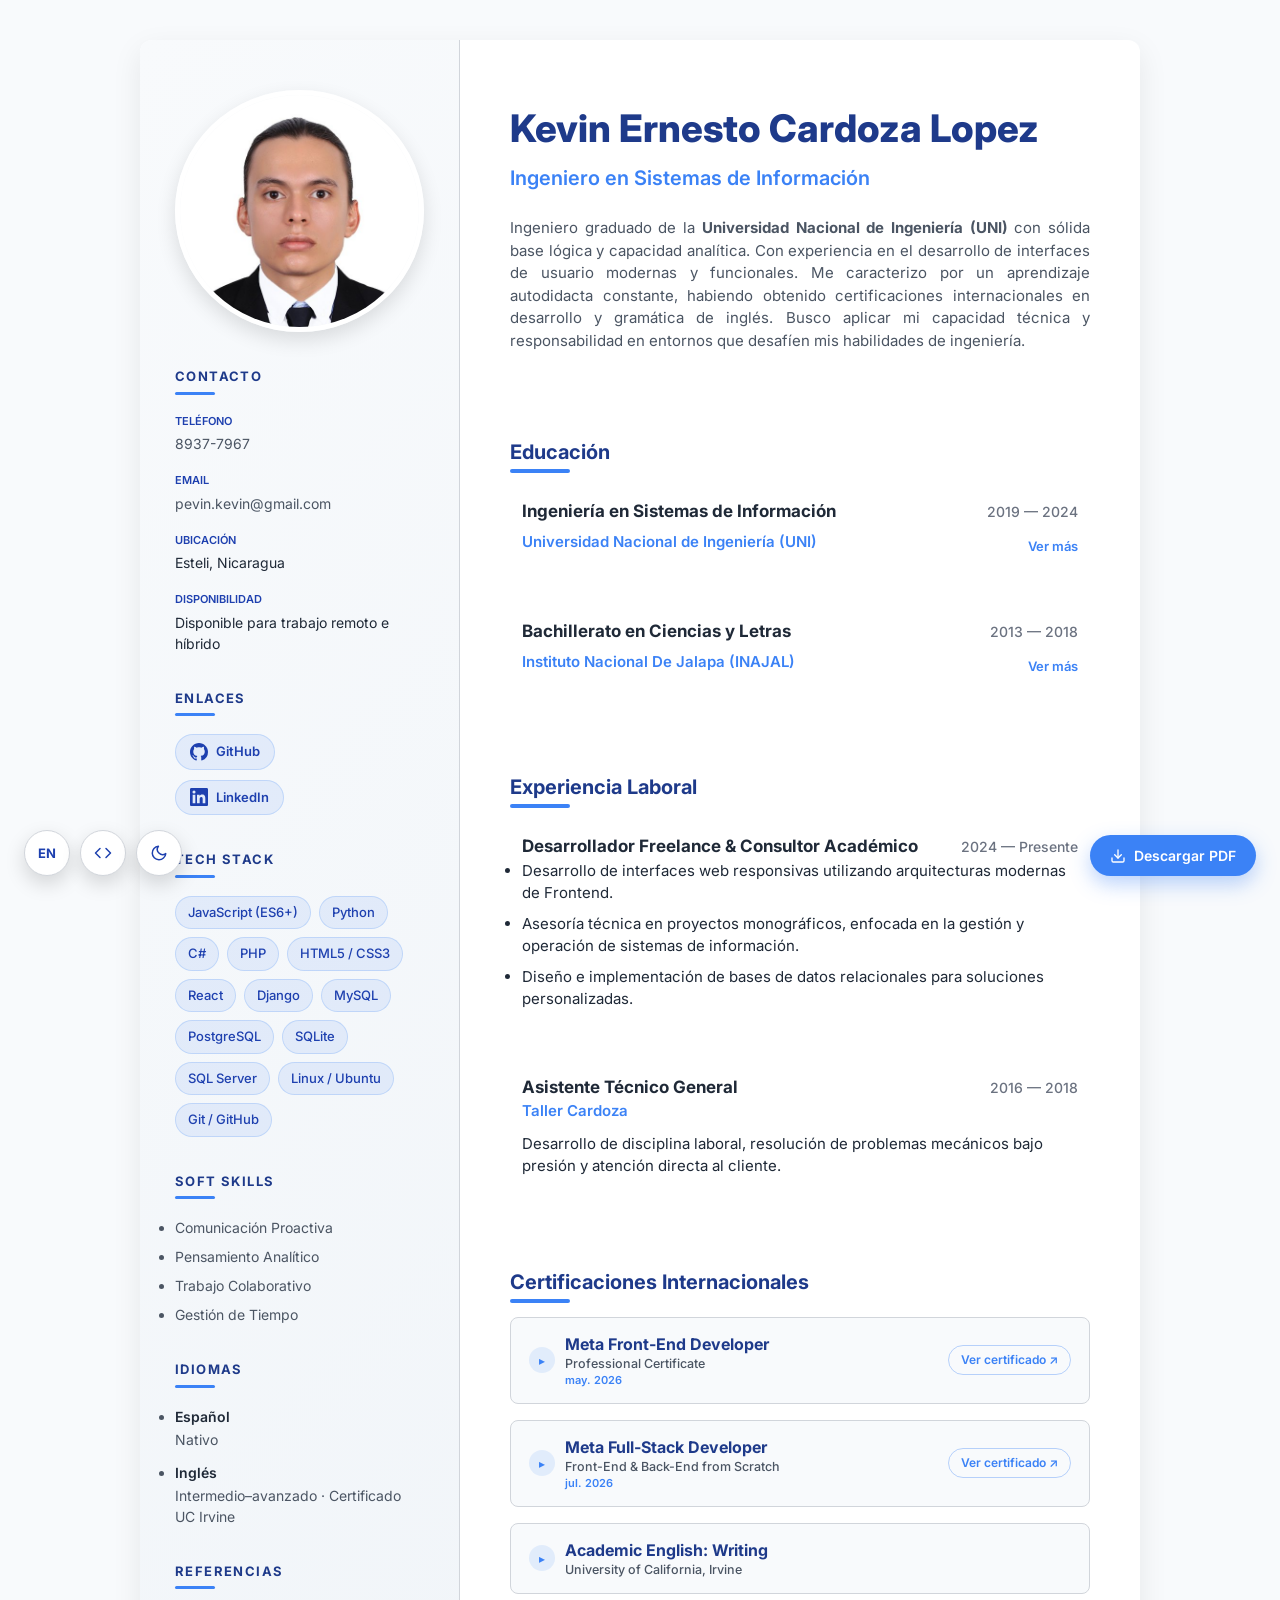
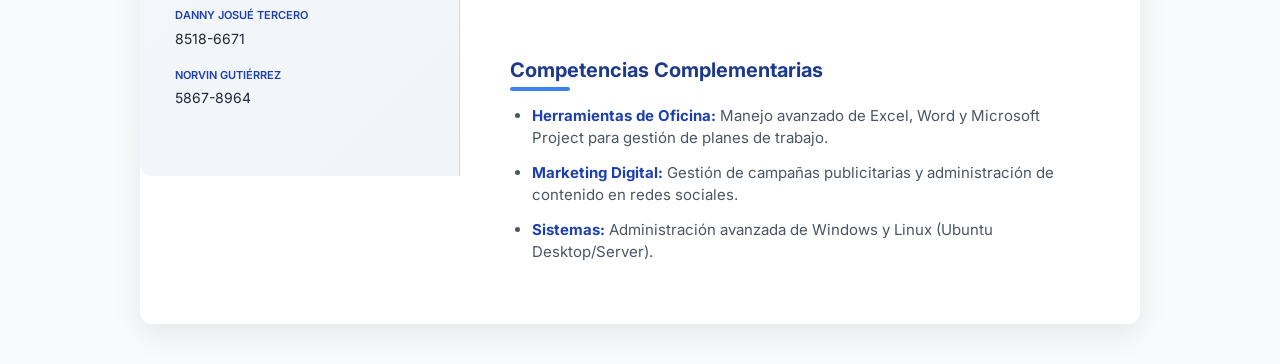
<file: index.html>
<!doctype html>
<html lang="es">
  <head>
    <meta charset="UTF-8" />
    <meta name="viewport" content="width=device-width, initial-scale=1.0" />
    <title>Kevin Cardoza | Ingeniero en Sistemas | Frontend Developer</title>
    <meta
      name="description"
      content="Portafolio profesional de Kevin Cardoza, Ingeniero en Sistemas"
    />
    <meta
      name="keywords"
      content="Kevin Cardoza, Frontend Developer, Ingeniero en Sistemas, JavaScript, HTML, CSS, Nicaragua"
    />
    <meta name="author" content="Kevin Ernesto Cardoza Lopez" />
    <meta name="robots" content="index, follow" />
    <link rel="canonical" href="https://tlesbeses.github.io/Curriculum/" />
    <meta name="theme-color" content="#1e40af" />
    <link rel="icon" type="image/svg+xml" href="./img/favicon.svg" />
    <!-- Open Graph -->

    <meta property="og:title" content="Kevin Cardoza | Ingeniero en Sistemas" />
    <meta
      property="og:description"
      content="Experiencia en desarrollo web, integración de tecnologías modernas, diseño de interfaces intuitivas y construcción de soluciones digitales eficientes y escalables."
    />
    <meta property="og:type" content="profile" />
    <meta property="og:url" content="https://tlesbeses.github.io/Curriculum/" />
    <meta
      property="og:image"
      content="https://tlesbeses.github.io/Curriculum/img/og-card.jpg"
    />
    <meta property="og:locale" content="es_ES" />
    <meta
      property="og:site_name"
      content="Portafolio Profesional Kevin Cardoza"
    />

    <!-- Twitter Card -->

    <meta name="twitter:card" content="summary_large_image" />
    <meta
      name="twitter:title"
      content="Kevin Cardoza | Ingeniero en Sistemas"
    />
    <meta
      name="twitter:description"
      content="Experiencia en desarrollo web, integración de tecnologías modernas, diseño de interfaces intuitivas y construcción de soluciones digitales eficientes y escalables."
    />
    <meta
      name="twitter:image"
      content="https://tlesbeses.github.io/Curriculum/img/og-card.jpg"
    />
    <!-- Fonts Performance -->

    <link rel="preconnect" href="https://fonts.googleapis.com" />
    <link rel="preconnect" href="https://fonts.gstatic.com" crossorigin />

    <link
      href="https://fonts.googleapis.com/css2?family=Inter:wght@300;400;500;600;700&display=swap"
      rel="stylesheet"
    />

    <link rel="stylesheet" href="css/style.css" />

    <script>
      (function () {
        var t = null;
        try {
          t = localStorage.getItem("theme");
        } catch (e) {}
        if (!t)
          t = window.matchMedia("(prefers-color-scheme: dark)").matches
            ? "dark"
            : "light";
        document.documentElement.setAttribute("data-theme", t);
        var d = null;
        try {
          d = localStorage.getItem("devmode");
        } catch (e) {}
        if (d === "on")
          document.documentElement.setAttribute("data-devmode", "on");
      })();
    </script>

    <!-- Schema Markup SEO -->

    <script type="application/ld+json">
      {
        "@context": "https://schema.org",
        "@type": "Person",
        "name": "Kevin Ernesto Cardoza Lopez",
        "jobTitle": "Frontend Developer",
        "email": "mailto:pevin.kevin@gmail.com",
        "telephone": "+505 8937-7967",
        "address": {
          "@type": "PostalAddress",
          "addressLocality": "Estelí",
          "addressCountry": "Nicaragua"
        },
        "url": "https://tlesbeses.github.io/Curriculum/",
        "sameAs": [
          "https://github.com/tlesbeses",
          "https://www.linkedin.com/in/kevin-cardoza-68a036243/"
        ],
        "alumniOf": {
          "@type": "CollegeOrUniversity",
          "name": "Universidad Nacional de Ingeniería (UNI)"
        },
        "knowsAbout": [
          "JavaScript",
          "C#",
          "PHP",
          "HTML5",
          "CSS3",
          "MySQL",
          "PostgreSQL",
          "SQL Server",
          "Linux",
          "Git"
        ]
      }
    </script>
  </head>
  <body>
    <div class="cv-container">
      <aside class="sidebar">
        <img
          src="./imgTitulo.jpeg"
          alt="Kevin Ernesto Cardoza Lopez"
          class="profile-img"
          width="500"
          height="486"
        />

        <h2 data-i18n="contact.title">Contacto</h2>

        <div class="contact-row">
          <div class="contact-item">
            <strong data-i18n="contact.phone">Teléfono</strong>
            <a href="tel:+50589377967">8937-7967</a>
          </div>
          <div class="contact-item">
            <strong data-i18n="contact.email">Email</strong>
            <a href="mailto:pevin.kevin@gmail.com">pevin.kevin@gmail.com</a>
          </div>
          <div class="contact-item">
            <strong data-i18n="contact.location">Ubicación</strong>
            Esteli, Nicaragua
          </div>
          <div class="contact-item">
            <strong data-i18n="contact.availability">Disponibilidad</strong>
            <span data-i18n="contact.availabilityValue">Disponible para trabajo remoto e híbrido</span>
          </div>
        </div>

        <h2 data-i18n="links.title">Enlaces</h2>
        <div class="social-links">
          <a
            href="https://github.com/tlesbeses"
            target="_blank"
            rel="noopener"
            class="social-link"
            aria-label="GitHub de Kevin Cardoza"
          >
            <svg viewBox="0 0 16 16" width="18" height="18" fill="currentColor" aria-hidden="true">
              <path d="M8 0C3.58 0 0 3.58 0 8c0 3.54 2.29 6.53 5.47 7.59.4.07.55-.17.55-.38 0-.19-.01-.82-.01-1.49-2.01.37-2.53-.49-2.69-.94-.09-.23-.48-.94-.82-1.13-.28-.15-.68-.52-.01-.53.63-.01 1.08.58 1.23.82.72 1.21 1.87.87 2.33.66.07-.52.28-.87.51-1.07-1.78-.2-3.64-.89-3.64-3.95 0-.87.31-1.59.82-2.15-.08-.2-.36-1.02.08-2.12 0 0 .67-.21 2.2.82.64-.18 1.32-.27 2-.27s1.36.09 2 .27c1.53-1.04 2.2-.82 2.2-.82.44 1.1.16 1.92.08 2.12.51.56.82 1.27.82 2.15 0 3.07-1.87 3.75-3.65 3.95.29.25.54.73.54 1.48 0 1.07-.01 1.93-.01 2.2 0 .21.15.46.55.38A8.01 8.01 0 0 0 16 8c0-4.42-3.58-8-8-8Z"/>
            </svg>
            GitHub
          </a>
          <a
            href="https://www.linkedin.com/in/kevin-cardoza-68a036243/"
            target="_blank"
            rel="noopener"
            class="social-link"
            aria-label="LinkedIn de Kevin Cardoza"
          >
            <svg viewBox="0 0 24 24" width="18" height="18" fill="currentColor" aria-hidden="true">
              <path d="M20.45 20.45h-3.55v-5.57c0-1.33-.03-3.04-1.85-3.04-1.86 0-2.14 1.45-2.14 2.94v5.67H9.35V9h3.41v1.56h.05c.47-.9 1.63-1.85 3.36-1.85 3.6 0 4.27 2.37 4.27 5.46v6.28ZM5.34 7.43a2.06 2.06 0 1 1 0-4.12 2.06 2.06 0 0 1 0 4.12ZM7.12 20.45H3.56V9h3.56v11.45ZM22.22 0H1.77C.79 0 0 .77 0 1.72v20.55C0 23.23.79 24 1.77 24h20.45c.98 0 1.78-.77 1.78-1.73V1.72C24 .77 23.2 0 22.22 0Z"/>
            </svg>
            LinkedIn
          </a>
        </div>
        <h2>Tech Stack</h2>
        <div class="skill-tags">
          <span class="skill-tag">JavaScript (ES6+)</span>
          <span class="skill-tag">Python</span>
          <span class="skill-tag">C#</span>
          <span class="skill-tag">PHP</span>
          <span class="skill-tag">HTML5 / CSS3</span>
          <span class="skill-tag">React</span>
          <span class="skill-tag">Django</span>
          <span class="skill-tag">MySQL</span>
          <span class="skill-tag">PostgreSQL</span>
          <span class="skill-tag">SQLite</span>
          <span class="skill-tag">SQL Server</span>
          <span class="skill-tag">Linux / Ubuntu</span>
          <span class="skill-tag">Git / GitHub</span>
        </div>

        <h2>Soft Skills</h2>
        <ul class="soft-skills">
          <li data-i18n="ss.1">Comunicación Proactiva</li>
          <li data-i18n="ss.2">Pensamiento Analítico</li>
          <li data-i18n="ss.3">Trabajo Colaborativo</li>
          <li data-i18n="ss.4">Gestión de Tiempo</li>
        </ul>

        <h2 data-i18n="langs.title">Idiomas</h2>
        <ul class="lang-list">
          <li>
            <strong data-i18n="langs.es">Español</strong>
            <span data-i18n="langs.esLevel">Nativo</span>
          </li>
          <li>
            <strong data-i18n="langs.en">Inglés</strong>
            <span data-i18n="langs.enLevel">Intermedio–avanzado · Certificado UC Irvine</span>
          </li>
        </ul>

        <h2 data-i18n="refs.title">Referencias</h2>
        <div class="referencias">
          <div class="contact-item">
            <strong>Danny Josué Tercero</strong>
            8518-6671
          </div>
          <div class="contact-item">
            <strong>Norvin Gutiérrez</strong>
            5867-8964
          </div>
        </div>
      </aside>

      <main class="main">
        <div class="cv-section" data-reveal>
          <header class="header">
            <h1>Kevin Ernesto Cardoza Lopez</h1>
            <div class="title" data-i18n="hero.title">Ingeniero en Sistemas de Información</div>
          </header>

          <p class="summary" data-i18n="hero.summary">
            Ingeniero graduado de la
            <strong>Universidad Nacional de Ingeniería (UNI)</strong> con sólida
            base lógica y capacidad analítica. Con experiencia en el desarrollo
            de interfaces de usuario modernas y funcionales. Me caracterizo por
            un aprendizaje autodidacta constante, habiendo obtenido
            certificaciones internacionales en desarrollo y gramática de inglés.
            Busco aplicar mi capacidad técnica y responsabilidad en entornos que
            desafíen mis habilidades de ingeniería.
          </p>

          <h3 class="section-title" data-i18n="edu.title">Educación</h3>
          <a
            href="https://drive.google.com/file/d/1MSWmKygDg51X86oSF15JoeBYp3vHJoO1/view?usp=sharing"
            target="_blank"
            rel="noopener"
            class="exp-item"
          >
            <div class="exp-header">
              <span class="exp-position" data-i18n="edu.degree1"
                >Ingeniería en Sistemas de Información</span
              >
              <span class="exp-date">2019 — 2024</span>
            </div>
            <div class="exp-footer">
              <span class="exp-company"
                >Universidad Nacional de Ingeniería (UNI)</span
              >
              <span class="exp-more" data-i18n="common.more">Ver más</span>
            </div>
          </a>
          <a
            href="https://drive.google.com/file/d/1JsbBjaLQjPTydBrBQXWcNDdcxNWJHCje/view"
            target="_blank"
            rel="noopener"
            class="exp-item"
          >
            <div class="exp-header">
              <span class="exp-position" data-i18n="edu.degree2"
                >Bachillerato en Ciencias y Letras</span
              >
              <span class="exp-date">2013 — 2018</span>
            </div>

            <div class="exp-footer">
              <span class="exp-company"
                >Instituto Nacional De Jalapa (INAJAL)</span
              >
              <span class="exp-more" data-i18n="common.more">Ver más</span>
            </div>
          </a>
        </div>
        <div class="cv-section" data-reveal>
          <h3 class="section-title" data-i18n="exp.title">Experiencia Laboral</h3>
          <div class="exp-item">
            <div class="exp-header">
              <span class="exp-position" data-i18n="exp.job1.title"
                >Desarrollador Freelance & Consultor Académico</span
              >
              <span class="exp-date" data-i18n="exp.job1.date">2024 — Presente</span>
            </div>
            <ul class="exp-desc">
              <li data-i18n="exp.job1.b1">
                Desarrollo de interfaces web responsivas utilizando
                arquitecturas modernas de Frontend.
              </li>
              <li data-i18n="exp.job1.b2">
                Asesoría técnica en proyectos monográficos, enfocada en la
                gestión y operación de sistemas de información.
              </li>
              <li data-i18n="exp.job1.b3">
                Diseño e implementación de bases de datos relacionales para
                soluciones personalizadas.
              </li>
            </ul>
          </div>

          <div class="exp-item">
            <div class="exp-header">
              <span class="exp-position" data-i18n="exp.job2.title">Asistente Técnico General</span>
              <span class="exp-date">2016 — 2018</span>
            </div>
            <span class="exp-company">Taller Cardoza</span>
            <p class="exp-desc" data-i18n="exp.job2.desc">
              Desarrollo de disciplina laboral, resolución de problemas
              mecánicos bajo presión y atención directa al cliente.
            </p>
          </div>
        </div>
        <div class="cv-section projects-section" data-reveal>
          <h3 class="section-title" data-i18n="proj.title">Proyectos</h3>
          <p class="dev-intro" data-i18n="proj.intro">
            <span class="dev-prompt">kevin@dev:~$</span> Desarrollador
            Full-Stack apasionado por el código limpio: JavaScript, React,
            Node.js y Python. Estos son los proyectos que he construido.
          </p>
          <div class="projects-grid">
            <article class="project-card">
              <h4 data-i18n="proj.p1.name">CV Web / Portafolio</h4>
              <p class="project-desc" data-i18n="proj.p1.desc">Portafolio web responsivo con modo oscuro, versión bilingüe y exportación a PDF optimizada.</p>
              <div class="project-tags"><span>HTML5</span><span>CSS3</span><span>JavaScript</span></div>
              <div class="project-links">
                <a href="https://tlesbeses.github.io/Curriculum/" target="_blank" rel="noopener" data-i18n="proj.demo">Demo ↗</a>
                <a href="https://github.com/tlesbeses/Curriculum" target="_blank" rel="noopener" data-i18n="proj.code">Código ↗</a>
              </div>
            </article>
            <article class="project-card">
              <h4 data-i18n="proj.p2.name">Uni Homework Project</h4>
              <p class="project-desc" data-i18n="proj.p2.desc">Plataforma de gestión de tareas universitarias con frontend y backend desarrollados por separado.</p>
              <div class="project-tags"><span>JavaScript</span><span>Frontend</span><span>Backend</span></div>
              <div class="project-links">
                <a href="https://github.com/tlesbeses/Uni-Homework-Project" target="_blank" rel="noopener" data-i18n="proj.code">Código ↗</a>
              </div>
            </article>
            <article class="project-card">
              <h4 data-i18n="proj.p3.name">Little Lemon — Frontend</h4>
              <p class="project-desc" data-i18n="proj.p3.desc">Aplicación de reservas para restaurante. Proyecto capstone del certificado Meta Front-End Developer.</p>
              <div class="project-tags"><span>React</span><span>JavaScript</span></div>
              <div class="project-links">
                <a href="https://github.com/tlesbeses/little-lemmon" target="_blank" rel="noopener" data-i18n="proj.code">Código ↗</a>
              </div>
            </article>
            <article class="project-card">
              <h4 data-i18n="proj.p4.name">Little Lemon API — Backend</h4>
              <p class="project-desc" data-i18n="proj.p4.desc">API REST de menú y reservas con autenticación por token. Capstone del programa Meta Back-End.</p>
              <div class="project-tags"><span>Python</span><span>Django</span></div>
              <div class="project-links">
                <a href="https://github.com/tlesbeses/LittleLemon" target="_blank" rel="noopener" data-i18n="proj.code">Código ↗</a>
              </div>
            </article>
            <article class="project-card">
              <h4 data-i18n="proj.p5.name">Derechos</h4>
              <p class="project-desc" data-i18n="proj.p5.desc">Sitio editorial multipágina sobre derechos ciudadanos con diseño responsivo.</p>
              <div class="project-tags"><span>HTML5</span><span>CSS3</span><span>JavaScript</span></div>
              <div class="project-links">
                <a href="https://tlesbeses.github.io/Derechos/" target="_blank" rel="noopener" data-i18n="proj.demo">Demo ↗</a>
                <a href="https://github.com/tlesbeses/Derechos" target="_blank" rel="noopener" data-i18n="proj.code">Código ↗</a>
              </div>
            </article>
            <article class="project-card">
              <h4 data-i18n="proj.p6.name">[EDITAR] EVA</h4>
              <p class="project-desc" data-i18n="proj.p6.desc">[EDITAR: descripción breve del proyecto EVA]</p>
            </article>
            <article class="project-card">
              <h4 data-i18n="proj.p7.name">[EDITAR] CMS</h4>
              <p class="project-desc" data-i18n="proj.p7.desc">[EDITAR: descripción breve del CMS]</p>
            </article>
          </div>
        </div>
        <div class="cv-section" data-reveal>
          <h3 class="section-title" data-i18n="certs.title">Certificaciones Internacionales</h3>

          <div class="cert-group">
            <div class="cert-group-header">
              <button
                type="button"
                class="cert-toggle"
                aria-expanded="false"
                aria-controls="cert-fe-items"
              >
                <span class="cert-arrow" aria-hidden="true">▸</span>
                <span class="cert-group-text">
                  <span class="cert-group-name">Meta Front-End Developer</span>
                  <span class="cert-group-sub">Professional Certificate</span>
                  <span class="cert-group-year" data-i18n="certs.fe.year">may. 2026</span>
                </span>
              </button>
              <div class="cert-header-right">
                <a
                  href="https://www.coursera.org/account/accomplishments/professional-cert/certificate/Z08IV28LU18T"
                  target="_blank"
                  rel="noopener"
                  class="cert-group-link" data-i18n="certs.view">Ver certificado ↗</a>
              </div>
            </div>
            <div class="cert-group-items" id="cert-fe-items" hidden>
            <a
              href="https://www.coursera.org/account/accomplishments/records/8FGOCL4AKLVP"
              target="_blank"
              class="cert-item"
            >
              <h4>Introduction to Front-End Development</h4>
              <div class="exp-footer">
                <span class="issuer">Meta</span>
                <span class="exp-more" data-i18n="common.more">Ver más</span>
              </div>
            </a>
            <a
              href="https://www.coursera.org/account/accomplishments/records/JEARDKGGDD46"
              target="_blank"
              class="cert-item"
            >
              <h4>Programming with JavaScript</h4>
              <div class="exp-footer">
                <span class="issuer">Meta</span>
                <span class="exp-more" data-i18n="common.more">Ver más</span>
              </div>
            </a>
            <a
              href="https://www.coursera.org/account/accomplishments/records/P3V4O98HDHNQ"
              target="_blank"
              class="cert-item"
            >
              <h4>Version Control</h4>
              <div class="exp-footer">
                <span class="issuer">Meta</span>
                <span class="exp-more" data-i18n="common.more">Ver más</span>
              </div>
            </a>
            <a
              href="https://www.coursera.org/account/accomplishments/records/0G5AIAY6J6MW"
              target="_blank"
              class="cert-item"
            >
              <h4>HTML and CSS in depth</h4>
              <div class="exp-footer">
                <span class="issuer">Meta</span>
                <span class="exp-more" data-i18n="common.more">Ver más</span>
              </div>
            </a>
            <a
              href="https://www.coursera.org/account/accomplishments/records/4WUYFRXL613U"
              target="_blank"
              class="cert-item"
            >
              <h4>React Basics</h4>
              <div class="exp-footer">
                <span class="issuer">Meta</span>
                <span class="exp-more" data-i18n="common.more">Ver más</span>
              </div>
            </a>
            <a
              href="https://www.coursera.org/account/accomplishments/records/9VAL1JM5KDPG"
              target="_blank"
              class="cert-item"
            >
              <h4>Advanced React</h4>
              <div class="exp-footer">
                <span class="issuer">Meta</span>
                <span class="exp-more" data-i18n="common.more">Ver más</span>
              </div>
            </a>
            <a
              href="https://www.coursera.org/account/accomplishments/records/II7S45MHP27U"
              target="_blank"
              class="cert-item"
            >
              <h4>Principles of UX/UI Design</h4>
              <div class="exp-footer">
                <span class="issuer">Meta</span>
                <span class="exp-more" data-i18n="common.more">Ver más</span>
              </div>
            </a>
            <a
              href="https://www.coursera.org/account/accomplishments/records/6YU3MZ3IX65J"
              target="_blank"
              class="cert-item"
            >
              <h4>Front-End Developer Capstone</h4>
              <div class="exp-footer">
                <span class="issuer">Meta</span>
                <span class="exp-more" data-i18n="common.more">Ver más</span>
              </div>
            </a>
            <a
              href="https://www.coursera.org/account/accomplishments/records/KXCTC0Q4UG4A"
              target="_blank"
              class="cert-item"
            >
              <h4>Coding Interview Preparation</h4>
              <div class="exp-footer">
                <span class="issuer">Meta</span>
                <span class="exp-more" data-i18n="common.more">Ver más</span>
              </div>
            </a>
            </div>
          </div>

          <div class="cert-group">
            <div class="cert-group-header">
              <button
                type="button"
                class="cert-toggle"
                aria-expanded="false"
                aria-controls="cert-fs-items"
              >
                <span class="cert-arrow" aria-hidden="true">▸</span>
                <span class="cert-group-text">
                  <span class="cert-group-name">Meta Full-Stack Developer</span>
                  <span class="cert-group-sub">Front-End &amp; Back-End from Scratch</span>
                  <span class="cert-group-year" data-i18n="certs.fs.year">jul. 2026</span>
                </span>
              </button>
              <div class="cert-header-right">
                <a
                  href="https://www.coursera.org/account/accomplishments/specialization/certificate/4R606Z1QHJO8"
                  target="_blank"
                  rel="noopener"
                  class="cert-group-link" data-i18n="certs.view">Ver certificado ↗</a>
              </div>
            </div>
            <div class="cert-group-items" id="cert-fs-items" hidden>

            <a
              href="https://www.coursera.org/account/accomplishments/records/8FGOCL4AKLVP"
              target="_blank"
              class="cert-item"
            >
              <h4>Introduction to Front-End Development</h4>
              <div class="exp-footer">
                <span class="issuer">Meta</span>
                <span class="exp-more" data-i18n="common.more">Ver más</span>
              </div>
            </a>
            <a
              href="https://www.coursera.org/account/accomplishments/records/JEARDKGGDD46"
              target="_blank"
              class="cert-item"
            >
              <h4>Programming with JavaScript</h4>
              <div class="exp-footer">
                <span class="issuer">Meta</span>
                <span class="exp-more" data-i18n="common.more">Ver más</span>
              </div>
            </a>
            <a
              href="https://www.coursera.org/account/accomplishments/records/P3V4O98HDHNQ"
              target="_blank"
              class="cert-item"
            >
              <h4>Version Control</h4>
              <div class="exp-footer">
                <span class="issuer">Meta</span>
                <span class="exp-more" data-i18n="common.more">Ver más</span>
              </div>
            </a>
            <a
              href="https://www.coursera.org/account/accomplishments/records/0G5AIAY6J6MW"
              target="_blank"
              class="cert-item"
            >
              <h4>HTML and CSS in depth</h4>
              <div class="exp-footer">
                <span class="issuer">Meta</span>
                <span class="exp-more" data-i18n="common.more">Ver más</span>
              </div>
            </a>
            <a
              href="https://www.coursera.org/account/accomplishments/records/4WUYFRXL613U"
              target="_blank"
              class="cert-item"
            >
              <h4>React Basics</h4>
              <div class="exp-footer">
                <span class="issuer">Meta</span>
                <span class="exp-more" data-i18n="common.more">Ver más</span>
              </div>
            </a>
            <a
              href="https://www.coursera.org/account/accomplishments/records/9VAL1JM5KDPG"
              target="_blank"
              class="cert-item"
            >
              <h4>Advanced React</h4>
              <div class="exp-footer">
                <span class="issuer">Meta</span>
                <span class="exp-more" data-i18n="common.more">Ver más</span>
              </div>
            </a>
            <a
              href="https://www.coursera.org/account/accomplishments/records/SLE5HR9QZ1UJ"
              target="_blank"
              class="cert-item"
            >
              <h4>Programming in Python</h4>
              <div class="exp-footer">
                <span class="issuer">Meta</span>
                <span class="exp-more" data-i18n="common.more">Ver más</span>
              </div>
            </a>
            <a
              href="https://www.coursera.org/account/accomplishments/records/KUNO74H9BW7B"
              target="_blank"
              class="cert-item"
            >
              <h4>Introduction to Databases for Back-End Development</h4>
              <div class="exp-footer">
                <span class="issuer">Meta</span>
                <span class="exp-more" data-i18n="common.more">Ver más</span>
              </div>
            </a>
            <a
              href="https://www.coursera.org/account/accomplishments/records/1XRV4LAR7NZ9"
              target="_blank"
              class="cert-item"
            >
              <h4>Django Web Framework</h4>
              <div class="exp-footer">
                <span class="issuer">Meta</span>
                <span class="exp-more" data-i18n="common.more">Ver más</span>
              </div>
            </a>
            <a
              href="https://www.coursera.org/account/accomplishments/records/LUK8AR6TETWO"
              target="_blank"
              class="cert-item"
            >
              <h4>APIs</h4>
              <div class="exp-footer">
                <span class="issuer">Meta</span>
                <span class="exp-more" data-i18n="common.more">Ver más</span>
              </div>
            </a>
            </div>
          </div>

          <div class="cert-group">
            <div class="cert-group-header">
              <button
                type="button"
                class="cert-toggle"
                aria-expanded="false"
                aria-controls="cert-en-items"
              >
                <span class="cert-arrow" aria-hidden="true">▸</span>
                <span class="cert-group-text">
                  <span class="cert-group-name">Academic English: Writing</span>
                  <span class="cert-group-sub">University of California, Irvine</span>
                </span>
              </button>
            </div>
            <div class="cert-group-items" id="cert-en-items" hidden>

            <a
              href="https://www.coursera.org/account/accomplishments/records/A64RHSYAA2Y4"
              target="_blank"
              class="cert-item"
            >
              <h4>Adjectives and Adjective Clauses</h4>
              <div class="exp-footer">
                <span class="issuer">University of California, Irvine</span>
                <span class="exp-more" data-i18n="common.more">Ver más</span>
              </div>
            </a>
            <a
              href="https://www.coursera.org/account/accomplishments/records/A42NKNKZIAU9"
              target="_blank"
              class="cert-item"
            >
              <h4>Perfect Tenses and Modals</h4>
              <div class="exp-footer">
                <span class="issuer">University of California, Irvine</span>
                <span class="exp-more" data-i18n="common.more">Ver más</span>
              </div>
            </a>
            </div>
          </div>
        </div>
        <div class="cv-section" data-reveal>
          <h3 class="section-title" data-i18n="comp.title">Competencias Complementarias</h3>
          <ul class="competencias">
            <li data-i18n="comp.item1">
              <strong>Herramientas de Oficina:</strong> Manejo avanzado de
              Excel, Word y Microsoft Project para gestión de planes de
              trabajo.
            </li>
            <li data-i18n="comp.item2">
              <strong>Marketing Digital:</strong> Gestión de campañas
              publicitarias y administración de contenido en redes sociales.
            </li>
            <li data-i18n="comp.item3">
              <strong>Sistemas:</strong> Administración avanzada de Windows y
              Linux (Ubuntu Desktop/Server).
            </li>
          </ul>
        </div>
      </main>
    </div>
    <div class="floating-controls">
      <button type="button" class="btn-icon" id="btn-lang" aria-label="Cambiar idioma">
        <span id="lang-label">EN</span>
      </button>
      <button
        type="button"
        class="btn-icon btn-dev"
        id="btn-dev"
        aria-label="Modo desarrollador"
        aria-pressed="false"
        title="Modo desarrollador"
      >
        <svg viewBox="0 0 24 24" width="18" height="18" fill="none" stroke="currentColor" stroke-width="2" stroke-linecap="round" stroke-linejoin="round" aria-hidden="true">
          <polyline points="16 18 22 12 16 6"/>
          <polyline points="8 6 2 12 8 18"/>
        </svg>
      </button>
      <button type="button" class="btn-icon" id="btn-theme" aria-label="Cambiar tema">
        <svg class="icon-moon" viewBox="0 0 24 24" width="18" height="18" fill="none" stroke="currentColor" stroke-width="2" stroke-linecap="round" stroke-linejoin="round" aria-hidden="true">
          <path d="M21 12.79A9 9 0 1 1 11.21 3 7 7 0 0 0 21 12.79z"/>
        </svg>
        <svg class="icon-sun" viewBox="0 0 24 24" width="18" height="18" fill="none" stroke="currentColor" stroke-width="2" stroke-linecap="round" stroke-linejoin="round" aria-hidden="true">
          <circle cx="12" cy="12" r="5"/>
          <line x1="12" y1="1" x2="12" y2="3"/>
          <line x1="12" y1="21" x2="12" y2="23"/>
          <line x1="4.22" y1="4.22" x2="5.64" y2="5.64"/>
          <line x1="18.36" y1="18.36" x2="19.78" y2="19.78"/>
          <line x1="1" y1="12" x2="3" y2="12"/>
          <line x1="21" y1="12" x2="23" y2="12"/>
          <line x1="4.22" y1="19.78" x2="5.64" y2="18.36"/>
          <line x1="18.36" y1="5.64" x2="19.78" y2="4.22"/>
        </svg>
      </button>
    </div>
    <button
      type="button"
      class="btn-print"
      onclick="window.print()"
      aria-label="Descargar currículum en PDF"
    >
      <svg viewBox="0 0 24 24" width="16" height="16" fill="none" stroke="currentColor" stroke-width="2" stroke-linecap="round" stroke-linejoin="round" aria-hidden="true">
        <path d="M21 15v4a2 2 0 0 1-2 2H5a2 2 0 0 1-2-2v-4"/>
        <polyline points="7 10 12 15 17 10"/>
        <line x1="12" y1="15" x2="12" y2="3"/>
      </svg>
      <span data-i18n="btn.print">Descargar PDF</span>
    </button>
    <div id="print-certificates"></div>

    <script>
      document.querySelectorAll(".cert-toggle").forEach(function (btn) {
        btn.addEventListener("click", function () {
          var group = btn.closest(".cert-group");
          var items = document.getElementById(
            btn.getAttribute("aria-controls")
          );
          var open = group.classList.toggle("open");
          btn.setAttribute("aria-expanded", String(open));
          items.hidden = !open;
        });
      });
    </script>
    <script src="print.js"></script>
    <script src="app.js"></script>
  </body>
</html>
</file>
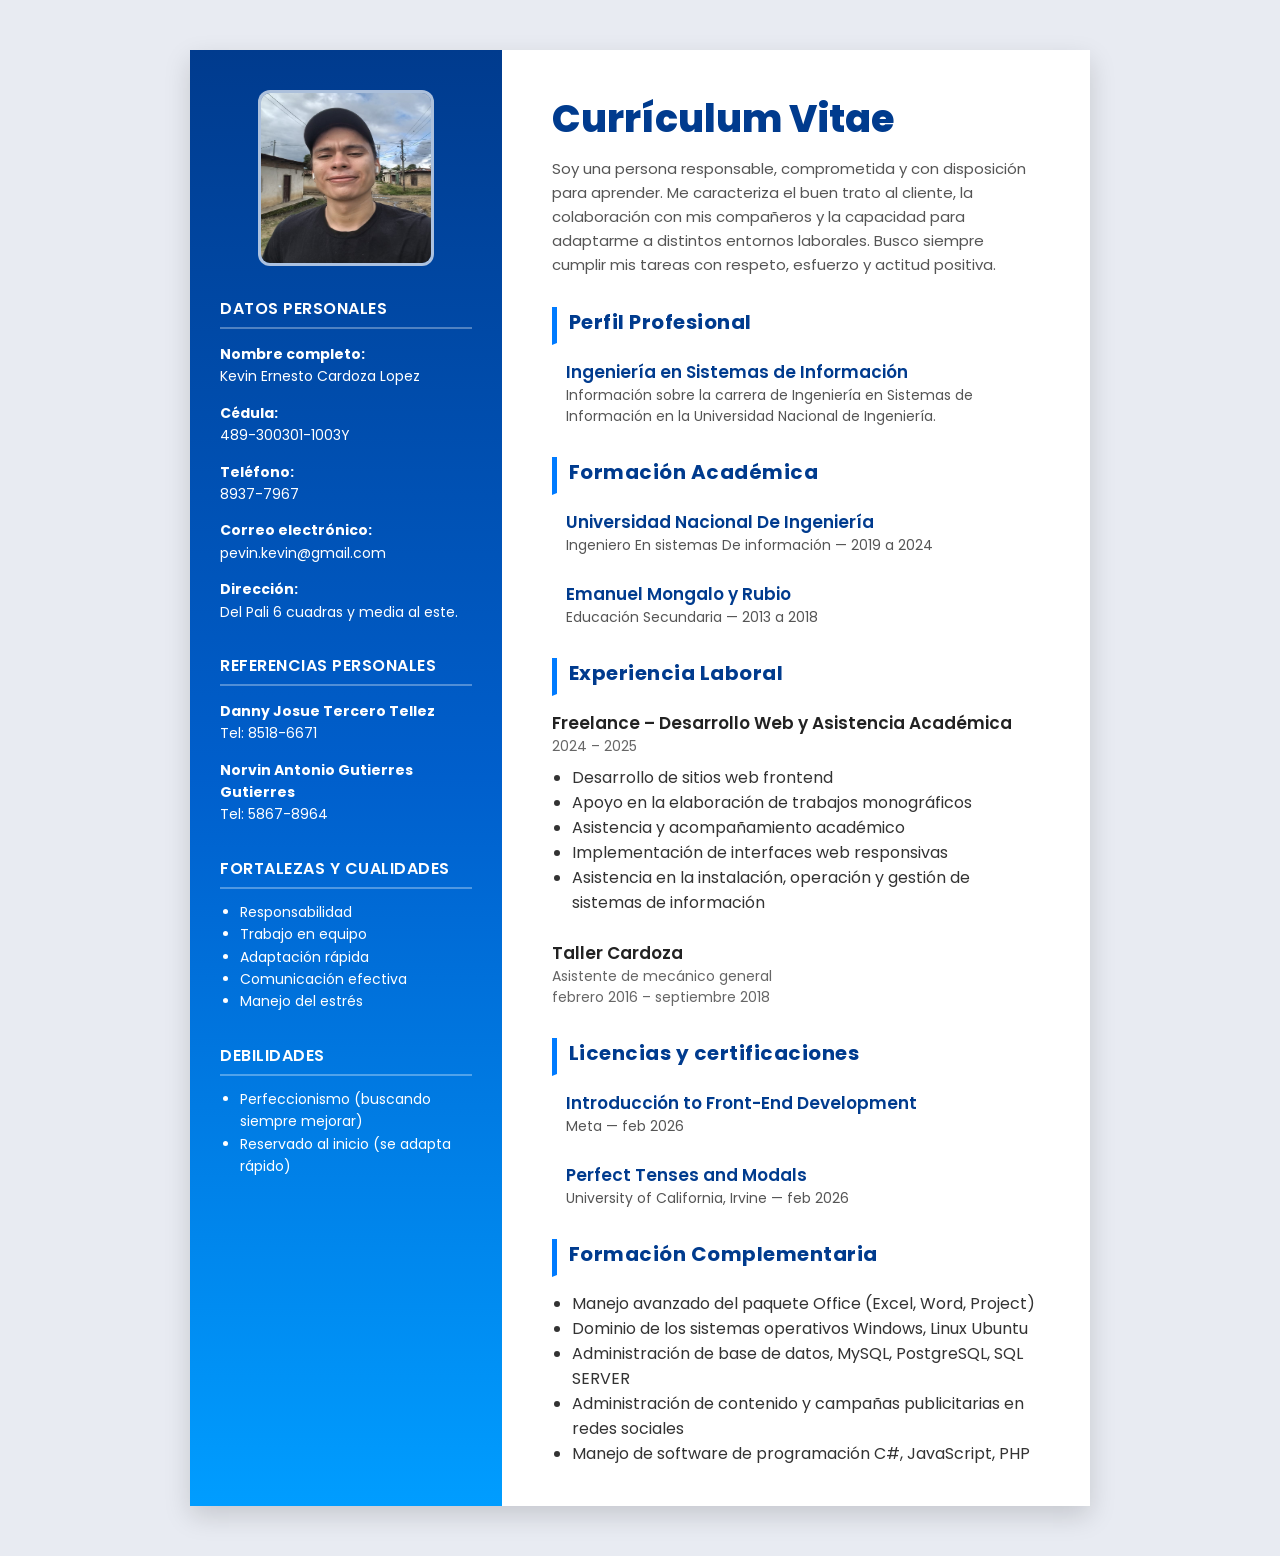
<file: Curriculum.html>
<!doctype html>
<html lang="es">
  <head>
    <meta charset="UTF-8" />
    <title>CV - Ulises Josué López Treminio</title>

    <style>
      @import url("https://fonts.googleapis.com/css2?family=Poppins:wght@300;400;500;600;700;800&display=swap");

      body {
        margin: 0;
        background: #e8ebf2;
        font-family: "Poppins", sans-serif;
      }

      .cv {
        width: 900px;
        margin: 50px auto;
        background: white;
        display: flex;
        box-shadow: 0 10px 25px rgba(0, 0, 0, 0.15);
        position: relative;
        overflow: hidden;
      }

      .triangle-1 {
        position: absolute;
        top: 0;
        left: 0;
        width: 0;
        height: 0;
        border-top: 160px solid #003b8e;
        border-right: 160px solid transparent;
        opacity: 0.9;
      }

      .triangle-2 {
        position: absolute;
        top: 0;
        left: 0;
        width: 0;
        height: 0;
        border-top: 230px solid #007bff;
        border-right: 230px solid transparent;
        opacity: 0.6;
      }

      .triangle-3 {
        position: absolute;
        top: 0;
        left: 0;
        width: 0;
        height: 0;
        border-top: 300px solid #00c4ff;
        border-right: 300px solid transparent;
        opacity: 0.4;
      }

      .left {
        width: 34%;
        padding: 40px 30px;
        background: linear-gradient(180deg, #003b8e, #005fcc, #009dff);
        color: white;
        position: relative;
        z-index: 2;
      }

      .photo {
        width: 170px;
        height: 170px;
        background: #ffffff40;
        border-radius: 12px;
        border: 3px solid #ffffff90;
        display: flex;
        justify-content: center;
        align-items: center;
        margin: auto;
        margin-bottom: 30px;
        font-size: 15px;
        font-weight: 600;
        backdrop-filter: blur(4px);
      }

      h2 {
        font-size: 16px;
        margin-top: 30px;
        margin-bottom: 12px;
        font-weight: 600;
        border-bottom: 2px solid #ffffff50;
        padding-bottom: 6px;
        letter-spacing: 0.5px;
      }

      .left p,
      .left li {
        font-size: 14px;
        line-height: 1.6;
      }

      ul {
        padding-left: 20px;
        margin: 0;
      }

      .right {
        width: 66%;
        padding: 40px 50px;
        color: #333;
        z-index: 2;
        background: white;
      }

      .right h1 {
        margin: 0;
        font-size: 38px;
        font-weight: 800;
        color: #003b8e;
      }

      .section-title {
        font-size: 20px;
        margin-top: 30px;
        margin-bottom: 14px;
        padding-left: 12px;
        border-left: 5px solid #007bff;
        color: #003b8e;
        font-weight: 700;
      }

      .job {
        margin-bottom: 25px;
      }

      .job h3 {
        margin: 0;
        font-size: 17px;
        font-weight: 600;
        color: #222;
      }

      .sub {
        color: #666;
        font-size: 14px;
        margin-bottom: 8px;
      }

      .cert-link {
        display: block;
        text-decoration: none;
        border-left: 4px solid transparent;
        padding-left: 10px;
        margin-bottom: 12px;
        transition: all 0.25s ease;
      }

      .cert-link h3 {
        color: #003b8e;
        transition: color 0.25s ease;
      }

      .cert-link .sub {
        color: #555;
      }

      .cert-link:hover {
        background: #f4f8ff;
        border-left: 4px solid #007bff;
        transform: translateX(4px);
      }

      .cert-link:hover h3 {
        color: #007bff;
      }
    </style>
  </head>

  <body>
    <div class="cv">
      <div class="triangle-1"></div>
      <div class="triangle-2"></div>
      <div class="triangle-3"></div>

      <!-- COLUMNA IZQUIERDA -->
      <div class="left">
        <img src="./img.jpeg" class="photo" alt="" />

        <h2>DATOS PERSONALES</h2>

        <p>
          <strong>Nombre completo:</strong><br />
          Kevin Ernesto Cardoza Lopez
        </p>

        <p>
          <strong>Cédula:</strong><br />
          489-300301-1003Y
        </p>

        <p>
          <strong>Teléfono:</strong><br />
          8937-7967
        </p>

        <p>
          <strong>Correo electrónico:</strong><br />
          pevin.kevin@gmail.com
        </p>

        <p>
          <strong>Dirección:</strong><br />
          Del Pali 6 cuadras y media al este.
        </p>

        <h2>REFERENCIAS PERSONALES</h2>
        <p><strong>Danny Josue Tercero Tellez</strong><br />Tel: 8518-6671</p>
        <p>
          <strong>Norvin Antonio Gutierres Gutierres</strong><br />Tel:
          5867-8964
        </p>

        <h2>FORTALEZAS Y CUALIDADES</h2>
        <ul>
          <li>Responsabilidad</li>
          <li>Trabajo en equipo</li>
          <li>Adaptación rápida</li>
          <li>Comunicación efectiva</li>
          <li>Manejo del estrés</li>
        </ul>

        <h2>DEBILIDADES</h2>
        <ul>
          <li>Perfeccionismo (buscando siempre mejorar)</li>
          <li>Reservado al inicio (se adapta rápido)</li>
        </ul>
      </div>

      <!-- COLUMNA DERECHA -->
      <div class="right">
        <h1>Currículum Vitae</h1>

        <p
          style="
            margin-top: 10px;
            color: #555;
            font-size: 15px;
            line-height: 1.6;
          "
        >
          Soy una persona responsable, comprometida y con disposición para
          aprender. Me caracteriza el buen trato al cliente, la colaboración con
          mis compañeros y la capacidad para adaptarme a distintos entornos
          laborales. Busco siempre cumplir mis tareas con respeto, esfuerzo y
          actitud positiva.
        </p>

        <!-- FORTALEZAS Y CUALIDADES -->
        <h2 class="section-title">Perfil Profesional</h2>

        <a
          href="https://uni.edu.ni/assets/pdf/BrochurIngenieriaSistemas.pdf"
          class="cert-link"
        >
          <div class="job">
            <h3>Ingeniería en Sistemas de Información</h3>
            <div class="sub">
              Información sobre la carrera de Ingeniería en Sistemas de Información en
              la Universidad Nacional de Ingeniería.
            </div>
          </div>
        </a>

        <!-- Formación -->
        <h2 class="section-title">Formación Académica</h2>
        <a href="/UniTitulo.pdf" class="cert-link">
          <div class="job">
            <h3>Universidad Nacional De Ingeniería</h3>
            <div class="sub">
              Ingeniero En sistemas De información — 2019 a 2024
            </div>
          </div>
        </a>
        <a href="/SecundariaTitulo_rotated.pdf" class="cert-link">
          <div class="job">
            <h3>Emanuel Mongalo y Rubio</h3>
            <div class="sub">Educación Secundaria — 2013 a 2018</div>
          </div>
        </a>
        <!-- Experiencia -->
        <h2 class="section-title">Experiencia Laboral</h2>

        <div class="job">
          <h3>Freelance – Desarrollo Web y Asistencia Académica</h3>
          <div class="sub">2024 – 2025</div>
          <ul>
            <li>Desarrollo de sitios web frontend</li>
            <li>Apoyo en la elaboración de trabajos monográficos</li>
            <li>Asistencia y acompañamiento académico</li>
            <li>Implementación de interfaces web responsivas</li>
            <li>Asistencia en la instalación, operación y gestión de sistemas de información</li>
          </ul>
        </div>

        <div class="job">
          <h3>Taller Cardoza</h3>
          <div class="sub">
            Asistente de mecánico general<br />
            febrero 2016 – septiembre 2018
          </div>
        </div>

        <h2 class="section-title">Licencias y certificaciones</h2>

        <a
          href="https://www.coursera.org/account/accomplishments/verify/8FGOCL4AKLVP"
          class="cert-link"
        >
          <div class="job">
            <h3>Introducción to Front-End Development</h3>
            <div class="sub">Meta — feb 2026</div>
          </div>
        </a>
        <a
          href="https://www.coursera.org/account/accomplishments/verify/A42NKNKZIAU9"
          class="cert-link"
        >
          <div class="job">
            <h3>Perfect Tenses and Modals</h3>
            <div class="sub">University of California, Irvine — feb 2026</div>
          </div>
        </a>

        <h2 class="section-title">Formación Complementaria</h2>
        <ul>
            <li>Manejo avanzado del paquete Office (Excel, Word, Project)</li>
            <li>Dominio de los sistemas operativos Windows, Linux Ubuntu</li>
            <li>Administración de base de datos, MySQL, PostgreSQL, SQL SERVER</li>
            <li>Administración de contenido y campañas publicitarias en redes sociales</li>
            <li>Manejo de software de programación C#, JavaScript, PHP</li>
          </ul>
      </div>
    </div>
  </body>
</html>
</file>
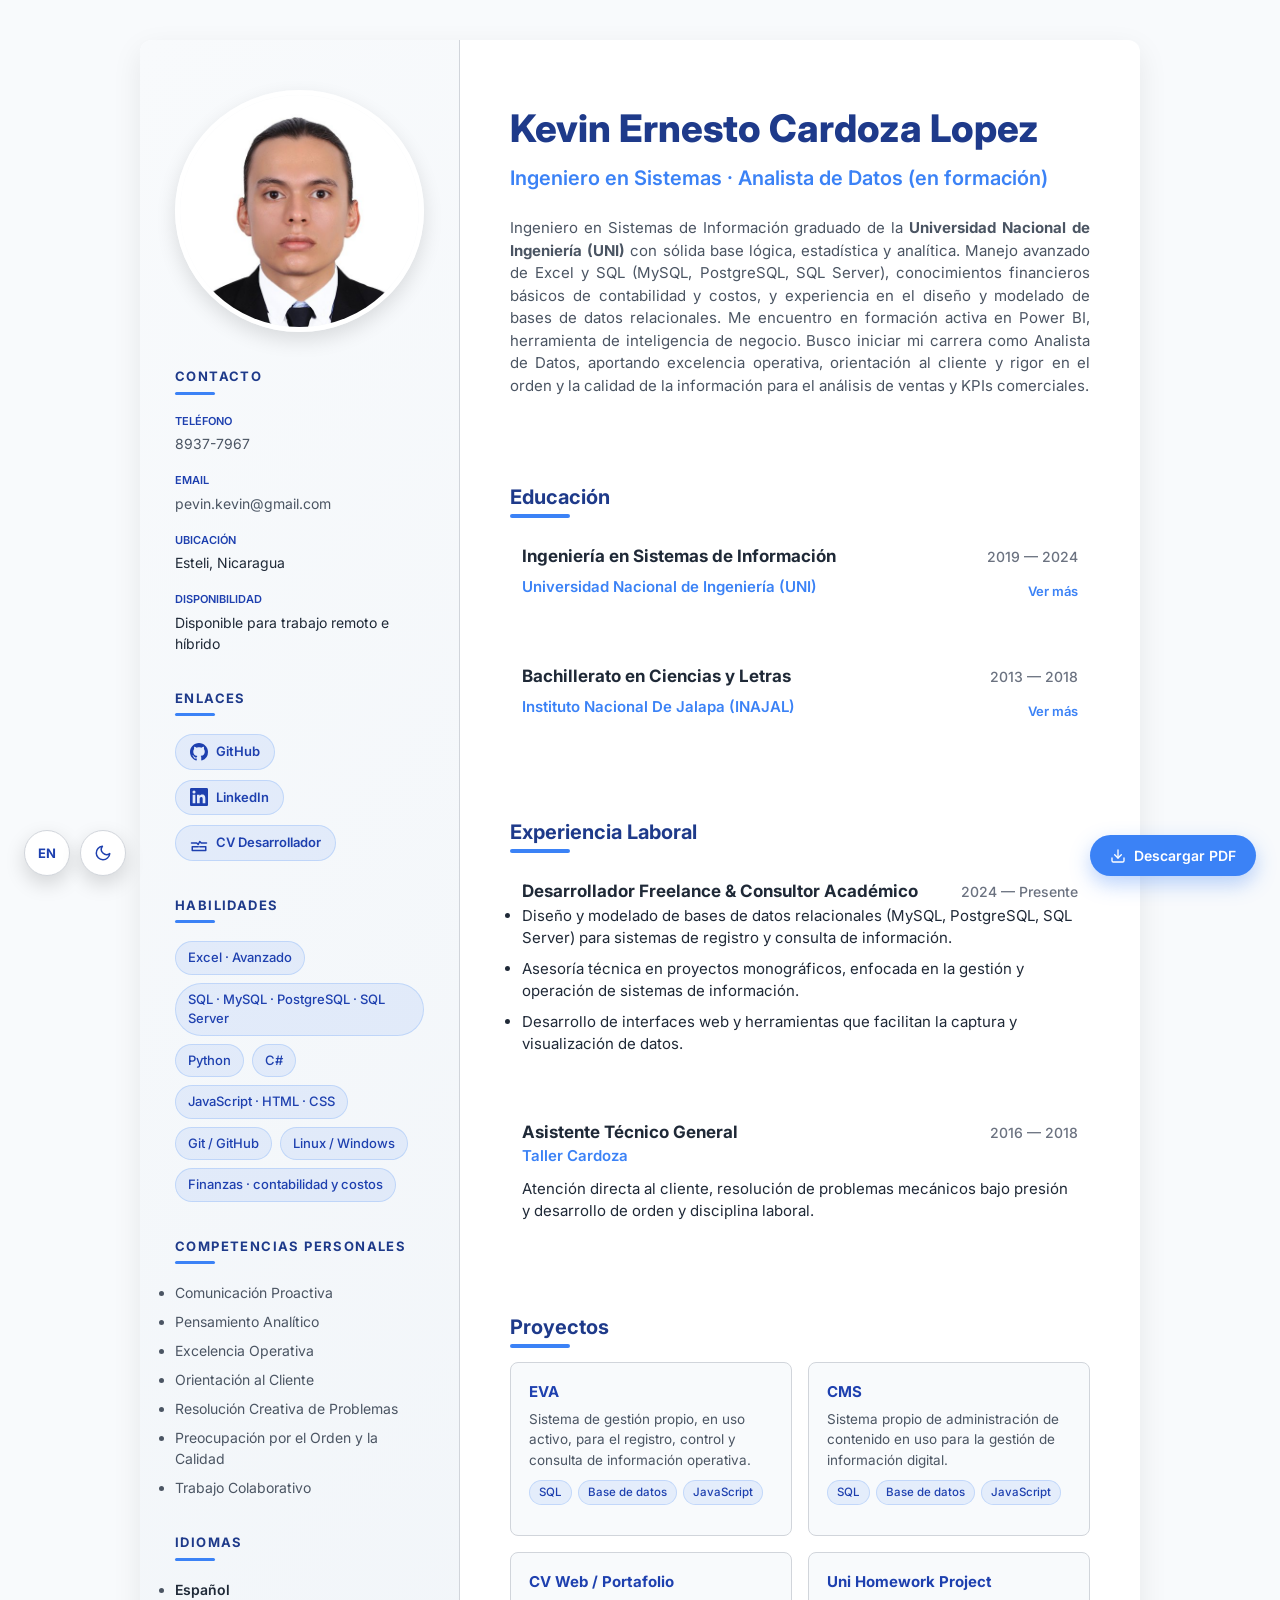
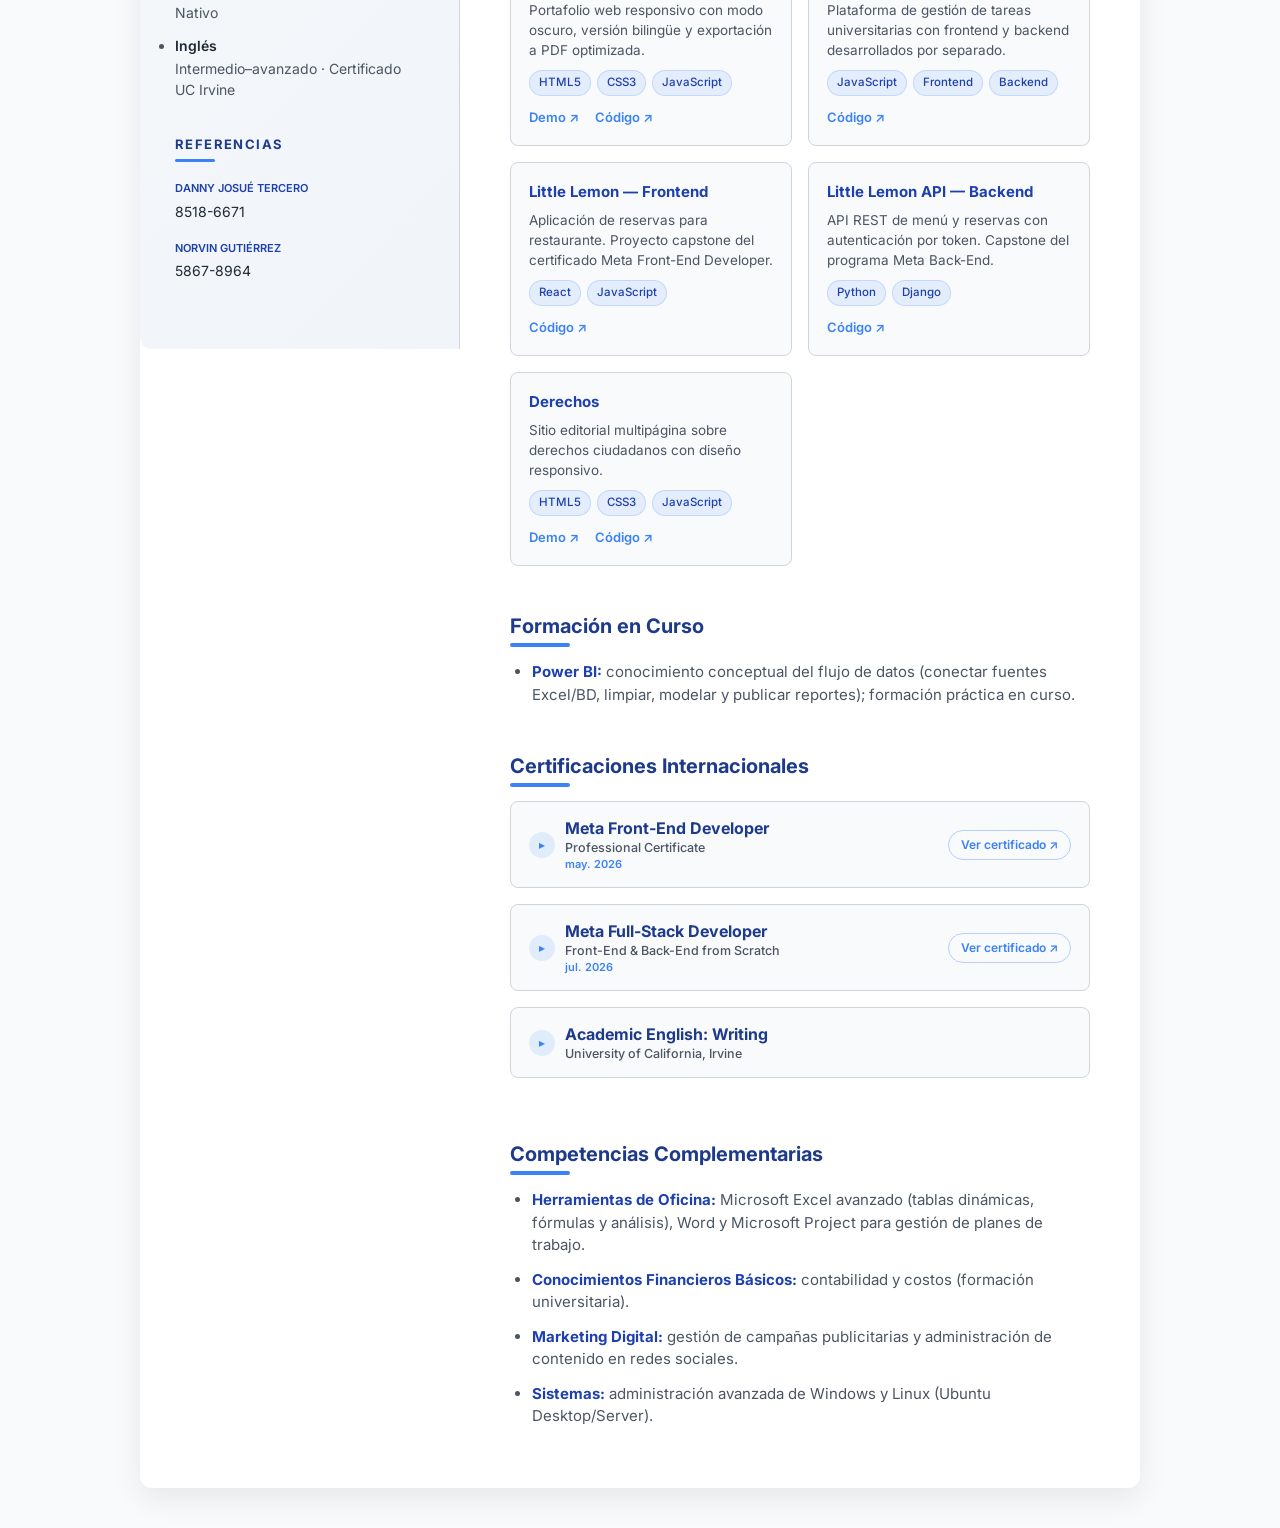
<file: cv-datos.html>
<!doctype html>
<html lang="es">
  <head>
    <meta charset="UTF-8" />
    <meta name="viewport" content="width=device-width, initial-scale=1.0" />
    <title>Kevin Cardoza | Ingeniero en Sistemas | Análisis de Datos</title>
    <meta
      name="description"
      content="Currículum de Kevin Cardoza: Ingeniero en Sistemas, análisis de datos, Excel avanzado, SQL y business intelligence."
    />
    <meta
      name="keywords"
      content="Kevin Cardoza, Análisis de Datos, Business Intelligence, Excel avanzado, SQL, Power BI, Nicaragua"
    />
    <meta name="author" content="Kevin Ernesto Cardoza Lopez" />
    <meta name="robots" content="index, follow" />
    <link rel="canonical" href="https://tlesbeses.github.io/Curriculum/cv-datos.html" />
    <meta name="theme-color" content="#1e40af" />
    <link rel="icon" type="image/svg+xml" href="./img/favicon.svg" />
    <!-- Open Graph -->

    <meta property="og:title" content="Kevin Cardoza | Ingeniero en Sistemas" />
    <meta
      property="og:description"
      content="Ingeniero en Sistemas de Información con Excel avanzado, SQL y formación activa en Inteligencia de Negocio (Power BI, Tableau, Lean Six Sigma)."
    />
    <meta property="og:type" content="profile" />
    <meta property="og:url" content="https://tlesbeses.github.io/Curriculum/cv-datos.html" />
    <meta property="og:locale" content="es_ES" />
    <meta property="og:site_name" content="Portafolio Profesional Kevin Cardoza" />

    <!-- Twitter Card -->

    <meta name="twitter:card" content="summary_large_image" />
    <meta name="twitter:title" content="Kevin Cardoza | Ingeniero en Sistemas" />
    <meta
      name="twitter:description"
      content="Ingeniero en Sistemas de Información con Excel avanzado, SQL y formación activa en Inteligencia de Negocio."
    />

    <!-- Fonts Performance -->

    <link rel="preconnect" href="https://fonts.googleapis.com" />
    <link rel="preconnect" href="https://fonts.gstatic.com" crossorigin />

    <link
      href="https://fonts.googleapis.com/css2?family=Inter:wght@300;400;500;600;700&display=swap"
      rel="stylesheet"
    />

    <link rel="stylesheet" href="css/style.css" />

    <script>
      (function () {
        var t = null;
        try {
          t = localStorage.getItem("theme");
        } catch (e) {}
        if (!t)
          t = window.matchMedia("(prefers-color-scheme: dark)").matches
            ? "dark"
            : "light";
        document.documentElement.setAttribute("data-theme", t);
      })();
    </script>

    <!-- Schema Markup SEO -->

    <script type="application/ld+json">
      {
        "@context": "https://schema.org",
        "@type": "Person",
        "name": "Kevin Ernesto Cardoza Lopez",
        "jobTitle": "Análisis de Datos",
        "email": "mailto:pevin.kevin@gmail.com",
        "telephone": "+505 8937-7967",
        "address": {
          "@type": "PostalAddress",
          "addressLocality": "Estelí",
          "addressCountry": "Nicaragua"
        },
        "url": "https://tlesbeses.github.io/Curriculum/cv-datos.html",
        "sameAs": [
          "https://github.com/tlesbeses",
          "https://www.linkedin.com/in/kevin-cardoza-68a036243/"
        ],
        "alumniOf": {
          "@type": "CollegeOrUniversity",
          "name": "Universidad Nacional de Ingeniería (UNI)"
        },
        "knowsAbout": [
          "Excel",
          "SQL",
          "Python",
          "Business Intelligence",
          "Analisis de datos"
        ]
      }
    </script>
  </head>
  <body>
    <div class="cv-container">
      <aside class="sidebar">
        <img
          src="./imgTitulo.jpeg"
          alt="Kevin Ernesto Cardoza Lopez"
          class="profile-img"
          width="500"
          height="486"
        />

        <h2 data-i18n="contact.title">Contacto</h2>

        <div class="contact-row">
          <div class="contact-item">
            <strong data-i18n="contact.phone">Teléfono</strong>
            <a href="tel:+50589377967">8937-7967</a>
          </div>
          <div class="contact-item">
            <strong data-i18n="contact.email">Email</strong>
            <a href="mailto:pevin.kevin@gmail.com">pevin.kevin@gmail.com</a>
          </div>
          <div class="contact-item">
            <strong data-i18n="contact.location">Ubicación</strong>
            Esteli, Nicaragua
          </div>
          <div class="contact-item">
            <strong data-i18n="contact.availability">Disponibilidad</strong>
            <span data-i18n="contact.availabilityValue">Disponible para trabajo remoto e híbrido</span>
          </div>
        </div>

        <h2 data-i18n="links.title">Enlaces</h2>
        <div class="social-links">
          <a
            href="https://github.com/tlesbeses"
            target="_blank"
            rel="noopener"
            class="social-link"
            aria-label="GitHub de Kevin Cardoza"
          >
            <svg viewBox="0 0 16 16" width="18" height="18" fill="currentColor" aria-hidden="true">
              <path d="M8 0C3.58 0 0 3.58 0 8c0 3.54 2.29 6.53 5.47 7.59.4.07.55-.17.55-.38 0-.19-.01-.82-.01-1.49-2.01.37-2.53-.49-2.69-.94-.09-.23-.48-.94-.82-1.13-.28-.15-.68-.52-.01-.53.63-.01 1.08.58 1.23.82.72 1.21 1.87.87 2.33.66.07-.52.28-.87.51-1.07-1.78-.2-3.64-.89-3.64-3.95 0-.87.31-1.59.82-2.15-.08-.2-.36-1.02.08-2.12 0 0 .67-.21 2.2.82.64-.18 1.32-.27 2-.27s1.36.09 2 .27c1.53-1.04 2.2-.82 2.2-.82.44 1.1.16 1.92.08 2.12.51.56.82 1.27.82 2.15 0 3.07-1.87 3.75-3.65 3.95.29.25.54.73.54 1.48 0 1.07-.01 1.93-.01 2.2 0 .21.15.46.55.38A8.01 8.01 0 0 0 16 8c0-4.42-3.58-8-8-8Z"/>
            </svg>
            GitHub
          </a>
          <a
            href="https://www.linkedin.com/in/kevin-cardoza-68a036243/"
            target="_blank"
            rel="noopener"
            class="social-link"
            aria-label="LinkedIn de Kevin Cardoza"
          >
            <svg viewBox="0 0 24 24" width="18" height="18" fill="currentColor" aria-hidden="true">
              <path d="M20.45 20.45h-3.55v-5.57c0-1.33-.03-3.04-1.85-3.04-1.86 0-2.14 1.45-2.14 2.94v5.67H9.35V9h3.41v1.56h.05c.47-.9 1.63-1.85 3.36-1.85 3.6 0 4.27 2.37 4.27 5.46v6.28ZM5.34 7.43a2.06 2.06 0 1 1 0-4.12 2.06 2.06 0 0 1 0 4.12ZM7.12 20.45H3.56V9h3.56v11.45ZM22.22 0H1.77C.79 0 0 .77 0 1.72v20.55C0 23.23.79 24 1.77 24h20.45c.98 0 1.78-.77 1.78-1.73V1.72C24 .77 23.2 0 22.22 0Z"/>
            </svg>
            LinkedIn
          </a>
          <a
            href="./index.html"
            rel="noopener"
            class="social-link"
            aria-label="CV de desarrollador web de Kevin Cardoza"
          >
            <svg viewBox="0 0 24 24" width="18" height="18" fill="none" stroke="currentColor" stroke-width="2" stroke-linecap="round" stroke-linejoin="round" aria-hidden="true">
              <polyline points="22 12 15 12 13 10 11 14 9 12 2 12"/>
              <path d="M13 17h8v5H3v-5h8"/>
            </svg>
            <span data-i18n="links.cvweb">CV Desarrollador</span>
          </a>
        </div>

        <h2 data-i18n="skills.title">Habilidades</h2>
        <div class="skill-tags">
          <span class="skill-tag" data-i18n="skills.tag1">Excel · Avanzado</span>
          <span class="skill-tag" data-i18n="skills.tag2">SQL · MySQL · PostgreSQL · SQL Server</span>
          <span class="skill-tag" data-i18n="skills.tag3">Python</span>
          <span class="skill-tag" data-i18n="skills.tag4">C#</span>
          <span class="skill-tag" data-i18n="skills.tag5">JavaScript · HTML · CSS</span>
          <span class="skill-tag" data-i18n="skills.tag6">Git / GitHub</span>
          <span class="skill-tag" data-i18n="skills.tag7">Linux / Windows</span>
          <span class="skill-tag" data-i18n="skills.tag8">Finanzas · contabilidad y costos</span>
        </div>

        <h2 data-i18n="ss.title">Competencias Personales</h2>
        <ul class="soft-skills">
          <li data-i18n="ss.1">Comunicación Proactiva</li>
          <li data-i18n="ss.2">Pensamiento Analítico</li>
          <li data-i18n="ss.3">Excelencia Operativa</li>
          <li data-i18n="ss.4">Orientación al Cliente</li>
          <li data-i18n="ss.5">Resolución Creativa de Problemas</li>
          <li data-i18n="ss.6">Preocupación por el Orden y la Calidad</li>
          <li data-i18n="ss.7">Trabajo Colaborativo</li>
        </ul>

        <h2 data-i18n="langs.title">Idiomas</h2>
        <ul class="lang-list">
          <li>
            <strong data-i18n="langs.es">Español</strong>
            <span data-i18n="langs.esLevel">Nativo</span>
          </li>
          <li>
            <strong data-i18n="langs.en">Inglés</strong>
            <span data-i18n="langs.enLevel">Intermedio–avanzado · Certificado UC Irvine</span>
          </li>
        </ul>

        <h2 data-i18n="refs.title">Referencias</h2>
        <div class="referencias">
          <div class="contact-item">
            <strong>Danny Josué Tercero</strong>
            8518-6671
          </div>
          <div class="contact-item">
            <strong>Norvin Gutiérrez</strong>
            5867-8964
          </div>
        </div>
      </aside>

      <main class="main">
        <div class="cv-section" data-reveal>
          <header class="header">
            <h1>Kevin Ernesto Cardoza Lopez</h1>
            <div class="title" data-i18n="hero.title">Ingeniero en Sistemas · Analista de Datos (en formación)</div>
          </header>

          <p class="summary" data-i18n="hero.summary">
            Ingeniero en Sistemas de Información graduado de la
            <strong>Universidad Nacional de Ingeniería (UNI)</strong> con sólida
            base lógica, estadística y analítica. Manejo avanzado de Excel y SQL
            (MySQL, PostgreSQL, SQL Server), conocimientos financieros básicos de
            contabilidad y costos, y experiencia en el diseño y modelado de bases
            de datos relacionales. Me encuentro en formación activa en Power BI,
            herramienta de inteligencia de negocio. Busco iniciar mi carrera como
            Analista de Datos, aportando excelencia operativa, orientación al
            cliente y rigor en el orden y la calidad de la información para el
            análisis de ventas y KPIs comerciales.
          </p>

          <h3 class="section-title" data-i18n="edu.title">Educación</h3>
          <a
            href="https://drive.google.com/file/d/1MSWmKygDg51X86oSF15JoeBYp3vHJoO1/view?usp=sharing"
            target="_blank"
            rel="noopener"
            class="exp-item"
          >
            <div class="exp-header">
              <span class="exp-position" data-i18n="edu.degree1"
                >Ingeniería en Sistemas de Información</span
              >
              <span class="exp-date">2019 — 2024</span>
            </div>
            <div class="exp-footer">
              <span class="exp-company"
                >Universidad Nacional de Ingeniería (UNI)</span
              >
              <span class="exp-more" data-i18n="common.more">Ver más</span>
            </div>
          </a>
          <a
            href="https://drive.google.com/file/d/1JsbBjaLQjPTydBrBQXWcNDdcxNWJHCje/view"
            target="_blank"
            rel="noopener"
            class="exp-item"
          >
            <div class="exp-header">
              <span class="exp-position" data-i18n="edu.degree2"
                >Bachillerato en Ciencias y Letras</span
              >
              <span class="exp-date">2013 — 2018</span>
            </div>
            <div class="exp-footer">
              <span class="exp-company"
                >Instituto Nacional De Jalapa (INAJAL)</span
              >
              <span class="exp-more" data-i18n="common.more">Ver más</span>
            </div>
          </a>
        </div>

        <div class="cv-section" data-reveal>
          <h3 class="section-title" data-i18n="exp.title">Experiencia Laboral</h3>
          <div class="exp-item">
            <div class="exp-header">
              <span class="exp-position" data-i18n="exp.job1.title"
                >Desarrollador Freelance & Consultor Académico</span
              >
              <span class="exp-date" data-i18n="exp.job1.date">2024 — Presente</span>
            </div>
            <ul class="exp-desc">
              <li data-i18n="exp.job1.b1">
                Diseño y modelado de bases de datos relacionales (MySQL,
                PostgreSQL, SQL Server) para sistemas de registro y consulta de
                información.
              </li>
              <li data-i18n="exp.job1.b2">
                Asesoría técnica en proyectos monográficos, enfocada en la
                gestión y operación de sistemas de información.
              </li>
              <li data-i18n="exp.job1.b3">
                Desarrollo de interfaces web y herramientas que facilitan la
                captura y visualización de datos.
              </li>
            </ul>
          </div>

          <div class="exp-item">
            <div class="exp-header">
              <span class="exp-position" data-i18n="exp.job2.title">Asistente Técnico General</span>
              <span class="exp-date">2016 — 2018</span>
            </div>
            <span class="exp-company">Taller Cardoza</span>
            <p class="exp-desc" data-i18n="exp.job2.desc">
              Atención directa al cliente, resolución de problemas mecánicos bajo
              presión y desarrollo de orden y disciplina laboral.
            </p>
          </div>
        </div>

        <div class="cv-section" data-reveal>
          <h3 class="section-title" data-i18n="proj.title">Proyectos</h3>
          <div class="projects-grid">
            <article class="project-card">
              <h4 data-i18n="proj.p1.name">EVA</h4>
              <p class="project-desc" data-i18n="proj.p1.desc">
                Sistema de gestión propio, en uso activo, para el registro,
                control y consulta de información operativa.
              </p>
              <div class="project-tags"><span>SQL</span><span>Base de datos</span><span>JavaScript</span></div>
            </article>
            <article class="project-card">
              <h4 data-i18n="proj.p2.name">CMS</h4>
              <p class="project-desc" data-i18n="proj.p2.desc">
                Sistema propio de administración de contenido en uso para la
                gestión de información digital.
              </p>
              <div class="project-tags"><span>SQL</span><span>Base de datos</span><span>JavaScript</span></div>
            </article>
            <article class="project-card">
              <h4 data-i18n="proj.p3.name">CV Web / Portafolio</h4>
              <p class="project-desc" data-i18n="proj.p3.desc">Portafolio web responsivo con modo oscuro, versión bilingüe y exportación a PDF optimizada.</p>
              <div class="project-tags"><span>HTML5</span><span>CSS3</span><span>JavaScript</span></div>
              <div class="project-links">
                <a href="https://tlesbeses.github.io/Curriculum/" target="_blank" rel="noopener" data-i18n="proj.demo">Demo ↗</a>
                <a href="https://github.com/tlesbeses/Curriculum" target="_blank" rel="noopener" data-i18n="proj.code">Código ↗</a>
              </div>
            </article>
            <article class="project-card">
              <h4 data-i18n="proj.p4.name">Uni Homework Project</h4>
              <p class="project-desc" data-i18n="proj.p4.desc">Plataforma de gestión de tareas universitarias con frontend y backend desarrollados por separado.</p>
              <div class="project-tags"><span>JavaScript</span><span>Frontend</span><span>Backend</span></div>
              <div class="project-links">
                <a href="https://github.com/tlesbeses/Uni-Homework-Project" target="_blank" rel="noopener" data-i18n="proj.code">Código ↗</a>
              </div>
            </article>
            <article class="project-card">
              <h4 data-i18n="proj.p5.name">Little Lemon — Frontend</h4>
              <p class="project-desc" data-i18n="proj.p5.desc">Aplicación de reservas para restaurante. Proyecto capstone del certificado Meta Front-End Developer.</p>
              <div class="project-tags"><span>React</span><span>JavaScript</span></div>
              <div class="project-links">
                <a href="https://github.com/tlesbeses/little-lemmon" target="_blank" rel="noopener" data-i18n="proj.code">Código ↗</a>
              </div>
            </article>
            <article class="project-card">
              <h4 data-i18n="proj.p6.name">Little Lemon API — Backend</h4>
              <p class="project-desc" data-i18n="proj.p6.desc">API REST de menú y reservas con autenticación por token. Capstone del programa Meta Back-End.</p>
              <div class="project-tags"><span>Python</span><span>Django</span></div>
              <div class="project-links">
                <a href="https://github.com/tlesbeses/LittleLemon" target="_blank" rel="noopener" data-i18n="proj.code">Código ↗</a>
              </div>
            </article>
            <article class="project-card">
              <h4 data-i18n="proj.p7.name">Derechos</h4>
              <p class="project-desc" data-i18n="proj.p7.desc">Sitio editorial multipágina sobre derechos ciudadanos con diseño responsivo.</p>
              <div class="project-tags"><span>HTML5</span><span>CSS3</span><span>JavaScript</span></div>
              <div class="project-links">
                <a href="https://tlesbeses.github.io/Derechos/" target="_blank" rel="noopener" data-i18n="proj.demo">Demo ↗</a>
                <a href="https://github.com/tlesbeses/Derechos" target="_blank" rel="noopener" data-i18n="proj.code">Código ↗</a>
              </div>
            </article>
          </div>
        </div>

        <div class="cv-section" data-reveal>
          <h3 class="section-title" data-i18n="train.title">Formación en Curso</h3>
          <ul class="competencias">
            <li data-i18n="train.i1">
              <strong>Power BI:</strong> conocimiento conceptual del flujo de
              datos (conectar fuentes Excel/BD, limpiar, modelar y publicar
              reportes); formación práctica en curso.
            </li>
          </ul>
        </div>

        <div class="cv-section" data-reveal>
          <h3 class="section-title" data-i18n="certs.title">Certificaciones Internacionales</h3>

          <div class="cert-group">
            <div class="cert-group-header">
              <button
                type="button"
                class="cert-toggle"
                aria-expanded="false"
                aria-controls="cert-fe-items"
              >
                <span class="cert-arrow" aria-hidden="true">▸</span>
                <span class="cert-group-text">
                  <span class="cert-group-name">Meta Front-End Developer</span>
                  <span class="cert-group-sub">Professional Certificate</span>
                  <span class="cert-group-year" data-i18n="certs.fe.year">may. 2026</span>
                </span>
              </button>
              <div class="cert-header-right">
                <a
                  href="https://www.coursera.org/account/accomplishments/professional-cert/certificate/Z08IV28LU18T"
                  target="_blank"
                  rel="noopener"
                  class="cert-group-link" data-i18n="certs.view">Ver certificado ↗</a>
              </div>
            </div>
            <div class="cert-group-items" id="cert-fe-items" hidden>
            <a href="https://www.coursera.org/account/accomplishments/records/8FGOCL4AKLVP" target="_blank" rel="noopener" class="cert-item">
              <h4>Introduction to Front-End Development</h4>
              <div class="exp-footer"><span class="issuer">Meta</span><span class="exp-more" data-i18n="common.more">Ver más</span></div>
            </a>
            <a href="https://www.coursera.org/account/accomplishments/records/JEARDKGGDD46" target="_blank" rel="noopener" class="cert-item">
              <h4>Programming with JavaScript</h4>
              <div class="exp-footer"><span class="issuer">Meta</span><span class="exp-more" data-i18n="common.more">Ver más</span></div>
            </a>
            <a href="https://www.coursera.org/account/accomplishments/records/P3V4O98HDHNQ" target="_blank" rel="noopener" class="cert-item">
              <h4>Version Control</h4>
              <div class="exp-footer"><span class="issuer">Meta</span><span class="exp-more" data-i18n="common.more">Ver más</span></div>
            </a>
            <a href="https://www.coursera.org/account/accomplishments/records/0G5AIAY6J6MW" target="_blank" rel="noopener" class="cert-item">
              <h4>HTML and CSS in depth</h4>
              <div class="exp-footer"><span class="issuer">Meta</span><span class="exp-more" data-i18n="common.more">Ver más</span></div>
            </a>
            <a href="https://www.coursera.org/account/accomplishments/records/4WUYFRXL613U" target="_blank" rel="noopener" class="cert-item">
              <h4>React Basics</h4>
              <div class="exp-footer"><span class="issuer">Meta</span><span class="exp-more" data-i18n="common.more">Ver más</span></div>
            </a>
            <a href="https://www.coursera.org/account/accomplishments/records/9VAL1JM5KDPG" target="_blank" rel="noopener" class="cert-item">
              <h4>Advanced React</h4>
              <div class="exp-footer"><span class="issuer">Meta</span><span class="exp-more" data-i18n="common.more">Ver más</span></div>
            </a>
            <a href="https://www.coursera.org/account/accomplishments/records/II7S45MHP27U" target="_blank" rel="noopener" class="cert-item">
              <h4>Principles of UX/UI Design</h4>
              <div class="exp-footer"><span class="issuer">Meta</span><span class="exp-more" data-i18n="common.more">Ver más</span></div>
            </a>
            <a href="https://www.coursera.org/account/accomplishments/records/6YU3MZ3IX65J" target="_blank" rel="noopener" class="cert-item">
              <h4>Front-End Developer Capstone</h4>
              <div class="exp-footer"><span class="issuer">Meta</span><span class="exp-more" data-i18n="common.more">Ver más</span></div>
            </a>
            <a href="https://www.coursera.org/account/accomplishments/records/KXCTC0Q4UG4A" target="_blank" rel="noopener" class="cert-item">
              <h4>Coding Interview Preparation</h4>
              <div class="exp-footer"><span class="issuer">Meta</span><span class="exp-more" data-i18n="common.more">Ver más</span></div>
            </a>
            </div>
          </div>

          <div class="cert-group">
            <div class="cert-group-header">
              <button
                type="button"
                class="cert-toggle"
                aria-expanded="false"
                aria-controls="cert-fs-items"
              >
                <span class="cert-arrow" aria-hidden="true">▸</span>
                <span class="cert-group-text">
                  <span class="cert-group-name">Meta Full-Stack Developer</span>
                  <span class="cert-group-sub">Front-End &amp; Back-End from Scratch</span>
                  <span class="cert-group-year" data-i18n="certs.fs.year">jul. 2026</span>
                </span>
              </button>
              <div class="cert-header-right">
                <a
                  href="https://www.coursera.org/account/accomplishments/specialization/certificate/4R606Z1QHJO8"
                  target="_blank"
                  rel="noopener"
                  class="cert-group-link" data-i18n="certs.view">Ver certificado ↗</a>
              </div>
            </div>
            <div class="cert-group-items" id="cert-fs-items" hidden>
            <a href="https://www.coursera.org/account/accomplishments/records/8FGOCL4AKLVP" target="_blank" rel="noopener" class="cert-item">
              <h4>Introduction to Front-End Development</h4>
              <div class="exp-footer"><span class="issuer">Meta</span><span class="exp-more" data-i18n="common.more">Ver más</span></div>
            </a>
            <a href="https://www.coursera.org/account/accomplishments/records/JEARDKGGDD46" target="_blank" rel="noopener" class="cert-item">
              <h4>Programming with JavaScript</h4>
              <div class="exp-footer"><span class="issuer">Meta</span><span class="exp-more" data-i18n="common.more">Ver más</span></div>
            </a>
            <a href="https://www.coursera.org/account/accomplishments/records/P3V4O98HDHNQ" target="_blank" rel="noopener" class="cert-item">
              <h4>Version Control</h4>
              <div class="exp-footer"><span class="issuer">Meta</span><span class="exp-more" data-i18n="common.more">Ver más</span></div>
            </a>
            <a href="https://www.coursera.org/account/accomplishments/records/0G5AIAY6J6MW" target="_blank" rel="noopener" class="cert-item">
              <h4>HTML and CSS in depth</h4>
              <div class="exp-footer"><span class="issuer">Meta</span><span class="exp-more" data-i18n="common.more">Ver más</span></div>
            </a>
            <a href="https://www.coursera.org/account/accomplishments/records/4WUYFRXL613U" target="_blank" rel="noopener" class="cert-item">
              <h4>React Basics</h4>
              <div class="exp-footer"><span class="issuer">Meta</span><span class="exp-more" data-i18n="common.more">Ver más</span></div>
            </a>
            <a href="https://www.coursera.org/account/accomplishments/records/9VAL1JM5KDPG" target="_blank" rel="noopener" class="cert-item">
              <h4>Advanced React</h4>
              <div class="exp-footer"><span class="issuer">Meta</span><span class="exp-more" data-i18n="common.more">Ver más</span></div>
            </a>
            <a href="https://www.coursera.org/account/accomplishments/records/SLE5HR9QZ1UJ" target="_blank" rel="noopener" class="cert-item">
              <h4>Programming in Python</h4>
              <div class="exp-footer"><span class="issuer">Meta</span><span class="exp-more" data-i18n="common.more">Ver más</span></div>
            </a>
            <a href="https://www.coursera.org/account/accomplishments/records/KUNO74H9BW7B" target="_blank" rel="noopener" class="cert-item">
              <h4>Introduction to Databases for Back-End Development</h4>
              <div class="exp-footer"><span class="issuer">Meta</span><span class="exp-more" data-i18n="common.more">Ver más</span></div>
            </a>
            <a href="https://www.coursera.org/account/accomplishments/records/1XRV4LAR7NZ9" target="_blank" rel="noopener" class="cert-item">
              <h4>Django Web Framework</h4>
              <div class="exp-footer"><span class="issuer">Meta</span><span class="exp-more" data-i18n="common.more">Ver más</span></div>
            </a>
            <a href="https://www.coursera.org/account/accomplishments/records/LUK8AR6TETWO" target="_blank" rel="noopener" class="cert-item">
              <h4>APIs</h4>
              <div class="exp-footer"><span class="issuer">Meta</span><span class="exp-more" data-i18n="common.more">Ver más</span></div>
            </a>
            </div>
          </div>

          <div class="cert-group">
            <div class="cert-group-header">
              <button
                type="button"
                class="cert-toggle"
                aria-expanded="false"
                aria-controls="cert-en-items"
              >
                <span class="cert-arrow" aria-hidden="true">▸</span>
                <span class="cert-group-text">
                  <span class="cert-group-name">Academic English: Writing</span>
                  <span class="cert-group-sub">University of California, Irvine</span>
                </span>
              </button>
            </div>
            <div class="cert-group-items" id="cert-en-items" hidden>
            <a href="https://www.coursera.org/account/accomplishments/records/A64RHSYAA2Y4" target="_blank" rel="noopener" class="cert-item">
              <h4>Adjectives and Adjective Clauses</h4>
              <div class="exp-footer"><span class="issuer">University of California, Irvine</span><span class="exp-more" data-i18n="common.more">Ver más</span></div>
            </a>
            <a href="https://www.coursera.org/account/accomplishments/records/A42NKNKZIAU9" target="_blank" rel="noopener" class="cert-item">
              <h4>Perfect Tenses and Modals</h4>
              <div class="exp-footer"><span class="issuer">University of California, Irvine</span><span class="exp-more" data-i18n="common.more">Ver más</span></div>
            </a>
            </div>
          </div>
        </div>

        <div class="cv-section" data-reveal>
          <h3 class="section-title" data-i18n="comp.title">Competencias Complementarias</h3>
          <ul class="competencias">
            <li data-i18n="comp.item1">
              <strong>Herramientas de Oficina:</strong> Microsoft Excel avanzado
              (tablas dinámicas, fórmulas y análisis), Word y Microsoft Project
              para gestión de planes de trabajo.
            </li>
            <li data-i18n="comp.item2">
              <strong>Conocimientos Financieros Básicos:</strong> contabilidad y
              costos (formación universitaria).
            </li>
            <li data-i18n="comp.item3">
              <strong>Marketing Digital:</strong> gestión de campañas
              publicitarias y administración de contenido en redes sociales.
            </li>
            <li data-i18n="comp.item4">
              <strong>Sistemas:</strong> administración avanzada de Windows y
              Linux (Ubuntu Desktop/Server).
            </li>
          </ul>
        </div>
      </main>
    </div>

    <div class="floating-controls">
      <button type="button" class="btn-icon" id="btn-lang" aria-label="Cambiar idioma">
        <span id="lang-label">EN</span>
      </button>
      <button type="button" class="btn-icon" id="btn-theme" aria-label="Cambiar tema">
        <svg class="icon-moon" viewBox="0 0 24 24" width="18" height="18" fill="none" stroke="currentColor" stroke-width="2" stroke-linecap="round" stroke-linejoin="round" aria-hidden="true">
          <path d="M21 12.79A9 9 0 1 1 11.21 3 7 7 0 0 0 21 12.79z"/>
        </svg>
        <svg class="icon-sun" viewBox="0 0 24 24" width="18" height="18" fill="none" stroke="currentColor" stroke-width="2" stroke-linecap="round" stroke-linejoin="round" aria-hidden="true">
          <circle cx="12" cy="12" r="5"/>
          <line x1="12" y1="1" x2="12" y2="3"/>
          <line x1="12" y1="21" x2="12" y2="23"/>
          <line x1="4.22" y1="4.22" x2="5.64" y2="5.64"/>
          <line x1="18.36" y1="18.36" x2="19.78" y2="19.78"/>
          <line x1="1" y1="12" x2="3" y2="12"/>
          <line x1="21" y1="12" x2="23" y2="12"/>
          <line x1="4.22" y1="19.78" x2="5.64" y2="18.36"/>
          <line x1="18.36" y1="5.64" x2="19.78" y2="4.22"/>
        </svg>
      </button>
    </div>

    <button
      type="button"
      class="btn-print"
      onclick="window.print()"
      aria-label="Descargar currículum en PDF"
    >
      <svg viewBox="0 0 24 24" width="16" height="16" fill="none" stroke="currentColor" stroke-width="2" stroke-linecap="round" stroke-linejoin="round" aria-hidden="true">
        <path d="M21 15v4a2 2 0 0 1-2 2H5a2 2 0 0 1-2-2v-4"/>
        <polyline points="7 10 12 15 17 10"/>
        <line x1="12" y1="15" x2="12" y2="3"/>
      </svg>
      <span data-i18n="btn.print">Descargar PDF</span>
    </button>
    <div id="print-certificates"></div>

    <script>
      document.querySelectorAll(".cert-toggle").forEach(function (btn) {
        btn.addEventListener("click", function () {
          var group = btn.closest(".cert-group");
          var items = document.getElementById(
            btn.getAttribute("aria-controls")
          );
          var open = group.classList.toggle("open");
          btn.setAttribute("aria-expanded", String(open));
          items.hidden = !open;
        });
      });
    </script>
    <script src="print.js"></script>
    <script src="cv-datos.js"></script>
  </body>
</html>
</file>
<file: css/style.css>
:root {
  --primary: #1e40af; /* Azul más moderno y profesional */
  --primary-dark: #1e3a8a;
  --accent: #3b82f6;
  --text: #1f2937;
  --text-light: #4b5563;
  --light: #f3f4f6;
  --gray: #6b7280;
  --border: #d1d5db;
  --bg-page: #f8fafc;
  --bg-card: #ffffff;
  --bg-soft: #f8fafc;
  --sidebar-a: #f8fafc;
  --sidebar-b: #f1f5f9;
}

@page {
  size: A4;
  margin: 15mm;
}

@media print {
  #print-certificates {
    display: block;
    width: 100%;
  }

  .cert-group-items[hidden] {
    display: block;
  }

  .btn-print,
  .floating-controls {
    display: none !important;
  }

  .certificate-page {
    page-break-before: always;
    width: 210mm;
    margin: 0 auto;
  }

  .certificate-page img {
    width: 100%;
    height: auto;
    display: block;
  }

  body {
    background: white;
    font-size: 12px;
    line-height: 1.4;
    -webkit-print-color-adjust: exact;
    print-color-adjust: exact;
  }

  .cv-container {
    width: 100%;
    margin: 0;
    box-shadow: none;
    border-radius: 0;
    max-width: none;
    display: block;
  }

  .sidebar {
    background: white !important;
    padding: 20px;
    border-right: none;
    border-bottom: 1px solid #ddd;
    break-after: page;
    page-break-after: always;
  }

  /* Enlaces y Referencias en fila (lado a lado) al imprimir */
  .sidebar {
    display: grid;
    grid-template-columns: 1fr 1fr;
    column-gap: 28px;
    align-content: start;
  }

  .sidebar > img {
    grid-column: 1 / -1;
    grid-row: 1;
  }

  .sidebar > h2:nth-of-type(1) {
    grid-column: 1 / -1;
    grid-row: 2;
  }

  .sidebar > .contact-row {
    grid-column: 1 / -1;
    grid-row: 3;
  }

  .sidebar > h2:nth-of-type(2) {
    grid-column: 1;
    grid-row: 4;
  }

  .sidebar > .social-links {
    grid-column: 1;
    grid-row: 5;
  }

  .sidebar > h2:nth-of-type(6) {
    grid-column: 2;
    grid-row: 4;
  }

  .sidebar > .referencias {
    grid-column: 2;
    grid-row: 5;
    align-self: start;
  }

  .sidebar > h2:nth-of-type(5) {
    grid-column: 1 / -1;
    grid-row: 10;
  }

  .sidebar > .lang-list {
    grid-column: 1 / -1;
    grid-row: 11;
  }

  .sidebar > h2:nth-of-type(3) {
    grid-column: 1 / -1;
    grid-row: 6;
  }

  .sidebar > .skill-tags {
    grid-column: 1 / -1;
    grid-row: 7;
  }

  .sidebar > h2:nth-of-type(4) {
    grid-column: 1 / -1;
    grid-row: 8;
  }

  .sidebar > .soft-skills {
    grid-column: 1 / -1;
    grid-row: 9;
  }

  .referencias .contact-item:last-child {
    margin-bottom: 0;
  }

  /* Sidebar compacto para que Referencias entre en la página 1 */
  .sidebar .profile-img,
  .profile-img {
    width: 110px;
    height: 110px;
    border-width: 3px;
    margin: 0 auto 12px;
  }

  .sidebar h2 {
    margin: 14px 0 8px;
    padding-bottom: 5px;
  }

  .contact-item {
    margin-bottom: 8px;
    font-size: 12px;
  }

  .social-links {
    flex-direction: row;
    flex-wrap: wrap;
    gap: 8px;
  }

  .skill-tag {
    padding: 4px 10px;
    font-size: 11px;
  }

  .soft-skills li {
    margin-bottom: 4px;
  }

  .projects-grid {
    grid-template-columns: 1fr 1fr;
    gap: 10px;
  }

  .project-card {
    padding: 10px 12px;
    break-inside: avoid;
    page-break-inside: avoid;
    box-shadow: none;
    transform: none;
  }

  .project-card h4 {
    font-size: 12px;
    margin-bottom: 4px;
  }

  .project-desc {
    font-size: 10.5px;
    margin-bottom: 6px;
  }

  .project-tags span {
    font-size: 9px;
    padding: 2px 6px;
  }

  .project-links a {
    font-size: 10.5px;
  }

  .main {
    padding: 25px;
  }

  h1 {
    font-size: 28px;
  }

  .title {
    font-size: 16px;
  }

  .section-title {
    margin-top: 25px;
  }

  /* Evitar cortes feos entre páginas */

  .exp-item,
  .cert-item,
  .section-title,
  .contact-item {
    break-inside: avoid;
    page-break-inside: avoid;
  }

  /* Quitar efectos innecesarios */

  .exp-item:hover,
  .cert-item:hover {
    transform: none;
    box-shadow: none;
    background: none;
  }

  /* Ocultar elementos interactivos */

  .exp-more {
    display: none;
  }

  .section-title {
    break-after: avoid;
    page-break-after: avoid;
  }
  .contact-row {
    display: grid;
    grid-template-columns: repeat(3, 1fr);
    gap: 12px;
    margin-bottom: 20px;
  }

  .contact-row .contact-item {
    margin-bottom: 0;
  }

  .contact-row .contact-item:nth-child(4) {
    grid-column: 1 / -1;
  }

  .cert-group-header,
  .exp-header {
    break-after: avoid;
    page-break-after: avoid;
  }
}

* {
  margin: 0;
  padding: 0;
  box-sizing: border-box;
}

body {
  font-family:
    "Inter",
    system-ui,
    -apple-system,
    sans-serif;
  background: var(--bg-page);
  color: var(--text);
  line-height: 1.5;
  font-size: 15px;
}

a:focus-visible,
button:focus-visible {
  outline: 3px solid var(--accent);
  outline-offset: 2px;
}

.cv-container {
  max-width: 1000px;
  margin: 40px auto;
  background: var(--bg-card);
  box-shadow: 0 10px 30px rgba(0, 0, 0, 0.08);
  border-radius: 12px;
  display: grid;
  grid-template-columns: 320px 1fr;
  min-height: 1100px;
}

/* Sidebar */
.sidebar {
  background: linear-gradient(135deg, var(--sidebar-a) 0%, var(--sidebar-b) 100%);
  padding: 50px 35px;
  border-right: 1px solid var(--border);
  border-radius: 12px 0 0 12px;
}

.profile-img {
  width: 249px;
  height: 242px;
  border-radius: 50%;
  object-fit: cover;
  border: 5px solid var(--bg-card);
  box-shadow: 0 8px 20px rgba(0, 0, 0, 0.12);
  display: block;
  margin: 0 auto 30px;
}

.sidebar h2 {
  font-size: 13px;
  text-transform: uppercase;
  letter-spacing: 1.4px;
  color: var(--primary-dark);
  margin: 35px 0 18px;
  font-weight: 700;
  position: relative;
  padding-bottom: 8px;
}

.sidebar h2::after {
  content: "";
  position: absolute;
  bottom: 0;
  left: 0;
  width: 40px;
  height: 3px;
  background: var(--accent);
  border-radius: 2px;
}

.contact-item {
  margin-bottom: 18px;
  font-size: 14px;
}

.contact-item strong {
  display: block;
  color: var(--primary);
  font-size: 11px;
  font-weight: 600;
  text-transform: uppercase;
  margin-bottom: 4px;
}

.contact-item a {
  color: var(--text-light);
  text-decoration: none;
  word-break: break-all;
  transition: color 0.2s;
}

.contact-item a:hover {
  color: var(--accent);
}

.social-links {
  display: flex;
  flex-direction: column;
  gap: 10px;
}

.social-link {
  display: inline-flex;
  align-items: center;
  gap: 8px;
  align-self: flex-start;
  padding: 7px 14px;
  background: rgba(59, 130, 246, 0.1);
  border: 1px solid rgba(59, 130, 246, 0.2);
  border-radius: 999px;
  color: var(--primary);
  font-size: 13px;
  font-weight: 600;
  text-decoration: none;
  transition: all 0.2s;
}

.social-link:hover {
  background: var(--accent);
  border-color: var(--accent);
  color: #ffffff;
}

.skill-tags {
  display: flex;
  flex-wrap: wrap;
  gap: 8px;
}

.skill-tag {
  background: rgba(59, 130, 246, 0.1);
  color: var(--primary);
  padding: 6px 12px;
  border-radius: 999px;
  font-size: 13px;
  font-weight: 500;
  border: 1px solid rgba(59, 130, 246, 0.2);
}

.soft-skills {
  font-size: 14px;
  color: var(--text-light);
}

.soft-skills li {
  margin-bottom: 8px;
}

.lang-list {
  font-size: 14px;
  color: var(--text-light);
}

.lang-list li {
  margin-bottom: 12px;
}

.lang-list li:last-child {
  margin-bottom: 0;
}

.lang-list strong {
  display: block;
  color: var(--text);
  font-weight: 600;
  margin-bottom: 2px;
}

/* Main content */
.main {
  padding: 60px 50px;
  border-radius: 0 12px 12px 0;
}

.header h1 {
  font-size: 38px;
  font-weight: 800;
  color: var(--primary-dark);
  margin-bottom: 6px;
}

.header .title {
  font-size: 20px;
  color: var(--accent);
  font-weight: 600;
  margin-bottom: 24px;
}

.btn-print {
  position: fixed;
  bottom: 24px;
  right: 24px;
  z-index: 999;
  display: inline-flex;
  align-items: center;
  gap: 8px;
  padding: 12px 20px;
  background: var(--accent);
  color: #ffffff;
  border: none;
  border-radius: 999px;
  font-family: inherit;
  font-size: 14px;
  font-weight: 600;
  cursor: pointer;
  box-shadow: 0 8px 20px rgba(59, 130, 246, 0.35);
  transition: all 0.2s;
}

.btn-print:hover {
  background: var(--primary-dark);
  transform: translateY(-2px);
  box-shadow: 0 12px 25px rgba(59, 130, 246, 0.4);
}

#print-certificates {
  display: none;
}

.summary {
  font-size: 15px;
  color: var(--text-light);
  margin-bottom: 40px;
  text-align: justify;
}

.section-title {
  font-size: 20px;
  font-weight: 700;
  color: var(--primary-dark);
  margin: 45px 0 20px;
  position: relative;
  display: inline-block;
}

.section-title::after {
  content: "";
  position: absolute;
  bottom: -6px;
  left: 0;
  width: 60px;
  height: 4px;
  background: var(--accent);
  border-radius: 2px;
}

.exp-item {
  display: block;
  margin-bottom: 32px;
  text-decoration: none;
  color: inherit;
  padding: 12px;
  border-radius: 8px;
  transition: all 0.2s ease;
}
.exp-item:hover {
  background: var(--bg-soft);
  transform: translateY(-2px);
}
.exp-more {
  font-size: 13px;
  font-weight: 600;
  color: var(--accent);
  transition: all 0.2s ease;
}

.exp-more:hover {
  color: var(--primary-dark);
  transform: translateX(-7px);
}
.exp-header,
.exp-footer {
  display: flex;
  justify-content: space-between;
  align-items: center;
}

.exp-footer {
  margin-top: 6px;
}
.exp-position {
  font-size: 17px;
  font-weight: 700;
  color: var(--text);
}

.exp-date {
  font-size: 14px;
  color: var(--gray);
  font-weight: 500;
}

.exp-company {
  color: var(--accent);
  font-weight: 600;
  font-size: 15px;
  margin-bottom: 10px;
  display: block;
}

.exp-desc ul {
  padding-left: 20px;
  list-style-type: disc;
  color: var(--text-light);
}

.exp-desc li {
  margin-bottom: 8px;
}

.exp-company + .exp-desc {
  margin-top: 8px;
}

.cert-item {
  background: var(--bg-soft);
  border: 1px solid var(--border);
  border-radius: 8px;
  padding: 18px;
  margin-bottom: 16px;
  transition: all 0.2s;
  text-decoration: none;
  color: inherit;
  display: block;
}

.cert-item:hover {
  border-color: var(--accent);
  transform: translateY(-2px);
  box-shadow: 0 6px 15px rgba(59, 130, 246, 0.12);
}

.cert-item h4 {
  margin: 0 0 6px;
  font-size: 15px;
  color: var(--primary);
}

.projects-grid {
  display: grid;
  grid-template-columns: repeat(auto-fill, minmax(280px, 1fr));
  gap: 16px;
}

.projects-section {
  display: none;
}

html[data-devmode="on"] .projects-section {
  display: block;
}

.dev-intro {
  display: none;
  font-family: "Cascadia Code", "Fira Code", Consolas, monospace;
  font-size: 14px;
  line-height: 1.6;
  color: #4ade80;
  background: #0f172a;
  border-left: 4px solid var(--accent);
  padding: 14px 18px;
  border-radius: 8px;
  margin: 0 0 20px;
}

html[data-devmode="on"] .dev-intro {
  display: block;
}

.dev-prompt {
  color: #94a3b8;
}

.dev-intro strong {
  color: #86efac;
  font-weight: 600;
}

@media screen {
  html[data-devmode="on"] .main > .cv-section:not(.projects-section) {
    display: none;
  }
}

.project-card {
  background: var(--bg-soft);
  border: 1px solid var(--border);
  border-radius: 8px;
  padding: 18px;
  transition: all 0.2s;
}

.project-card:hover {
  border-color: var(--accent);
  transform: translateY(-2px);
  box-shadow: 0 6px 15px rgba(59, 130, 246, 0.12);
}

.project-card h4 {
  margin: 0 0 6px;
  font-size: 15px;
  color: var(--primary);
}

.project-desc {
  font-size: 13.5px;
  color: var(--text-light);
  margin-bottom: 10px;
}

.project-tags {
  display: flex;
  flex-wrap: wrap;
  gap: 6px;
  margin-bottom: 12px;
}

.project-tags span {
  background: rgba(59, 130, 246, 0.1);
  color: var(--primary);
  border: 1px solid rgba(59, 130, 246, 0.2);
  padding: 3px 9px;
  border-radius: 999px;
  font-size: 11.5px;
  font-weight: 500;
}

.project-links {
  display: flex;
  gap: 16px;
}

.project-links a {
  font-size: 13px;
  font-weight: 600;
  color: var(--accent);
  text-decoration: none;
}

.project-links a:hover {
  color: var(--primary-dark);
  text-decoration: underline;
}

.cert-item .issuer {
  font-size: 13px;
  color: var(--accent);
  font-weight: 600;
}

.cert-group {
  background: var(--bg-soft);
  border: 1px solid var(--border);
  border-radius: 8px;
  margin-bottom: 16px;
  overflow: hidden;
  transition: all 0.2s;
}

.cert-group:hover {
  border-color: var(--accent);
  box-shadow: 0 6px 15px rgba(59, 130, 246, 0.12);
}

.cert-group.open {
  border-color: var(--accent);
}

.cert-group-header {
  display: flex;
  align-items: center;
  justify-content: space-between;
  flex-wrap: wrap;
  gap: 10px 14px;
  padding: 16px 18px;
}

.cert-group.open .cert-group-header {
  border-bottom: 1px solid var(--border);
}

.cert-toggle {
  display: flex;
  align-items: center;
  flex-wrap: wrap;
  gap: 10px;
  padding: 0;
  border: none;
  background: none;
  font-family: inherit;
  font-size: 16px;
  font-weight: 700;
  color: var(--primary-dark);
  text-align: left;
  cursor: pointer;
}

.cert-arrow {
  display: inline-flex;
  align-items: center;
  justify-content: center;
  width: 26px;
  height: 26px;
  flex-shrink: 0;
  font-size: 12px;
  color: var(--accent);
  background: rgba(59, 130, 246, 0.12);
  border-radius: 50%;
  transition: transform 0.25s ease, background 0.2s ease;
}

.cert-toggle:hover .cert-arrow {
  background: rgba(59, 130, 246, 0.22);
}

.cert-group-text {
  display: flex;
  flex-direction: column;
  gap: 2px;
}

.cert-group-sub {
  font-size: 12.5px;
  font-weight: 500;
  color: var(--text-light);
}

.cert-group-year {
  font-size: 11px;
  font-weight: 600;
  color: var(--accent);
}

.cert-header-right {
  display: flex;
  align-items: center;
  gap: 10px;
}

.cert-group.open .cert-arrow {
  transform: rotate(90deg);
}

.cert-group-link {
  font-size: 12px;
  font-weight: 600;
  color: var(--accent);
  text-decoration: none;
  white-space: nowrap;
  padding: 5px 12px;
  border: 1px solid rgba(59, 130, 246, 0.35);
  border-radius: 999px;
  transition: all 0.2s;
}

.cert-group-link:hover {
  background: rgba(59, 130, 246, 0.1);
  border-color: var(--accent);
}

.cert-group-items {
  padding: 12px 12px 12px;
}

.cert-group-items[hidden] {
  display: none;
}

.cert-group-items .cert-item {
  background: var(--bg-card);
  padding: 14px 16px;
  margin-bottom: 10px;
}

.cert-group-items .cert-item:last-child {
  margin-bottom: 0;
}

.badge-completed,
.badge-progress {
  font-size: 11px;
  font-weight: 600;
  padding: 3px 10px;
  border-radius: 999px;
  text-transform: uppercase;
  letter-spacing: 0.4px;
}

.badge-completed {
  background: rgba(34, 197, 94, 0.12);
  color: #16a34a;
}

.badge-progress {
  background: rgba(245, 158, 11, 0.14);
  color: #b45309;
}

.competencias {
  font-size: 15px;
  color: var(--text-light);
  padding-left: 22px;
}

.competencias li {
  margin-bottom: 12px;
}

.competencias li:last-child {
  margin-bottom: 0;
}

.competencias strong {
  color: var(--primary);
}

@media (max-width: 900px) {
  .cv-container {
    grid-template-columns: 1fr;
  }
  .sidebar {
    border-right: none;
    border-bottom: 1px solid var(--border);
    padding: 40px 30px;
    border-radius: 12px 12px 0 0;
  }
  .main {
    padding: 40px 30px;
    border-radius: 0 0 12px 12px;
  }
  .cert-group-header {
    padding: 14px;
  }
}

@media screen and (min-width: 901px) {
  .sidebar {
    position: sticky;
    top: calc(100vh - 100%);
    align-self: start;
  }
}

@media print {
  body {
    background: white;
  }
  .cv-container {
    box-shadow: none;
    margin: 0;
    width: 100%;
    border-radius: 0;
  }
  .sidebar {
    background: white !important;
    border-radius: 0;
  }
  .main {
    border-radius: 0;
  }
  .cert-group {
    box-shadow: none;
  }
}

@media screen {
  html[data-theme="dark"] {
    --primary: #7dabf8;
    --primary-dark: #a5c8ff;
    --accent: #60a5fa;
    --text: #e2e8f0;
    --text-light: #94a3b8;
    --border: #334155;
    --bg-page: #0f172a;
    --bg-card: #1e293b;
    --bg-soft: #26334d;
    --sidebar-a: #0f172a;
    --sidebar-b: #16213b;
  }

  html[data-theme="dark"] .cv-container {
    box-shadow: 0 10px 30px rgba(0, 0, 0, 0.45);
  }

  html[data-theme="dark"] .profile-img {
    box-shadow: 0 8px 20px rgba(0, 0, 0, 0.5);
  }

  html[data-theme="dark"] .social-link,
  html[data-theme="dark"] .skill-tag,
  html[data-theme="dark"] .project-tags span {
    background: rgba(96, 165, 250, 0.12);
    border-color: rgba(96, 165, 250, 0.35);
  }
}

.floating-controls {
  position: fixed;
  left: 24px;
  bottom: 24px;
  z-index: 999;
  display: flex;
  gap: 10px;
}

.btn-icon {
  position: relative;
  width: 46px;
  height: 46px;
  display: inline-flex;
  align-items: center;
  justify-content: center;
  border-radius: 50%;
  background: var(--bg-card);
  color: var(--primary);
  border: 1px solid var(--border);
  font-family: inherit;
  font-size: 13px;
  font-weight: 700;
  cursor: pointer;
  box-shadow: 0 8px 20px rgba(0, 0, 0, 0.15);
  transition: all 0.2s;
}

.btn-icon.active {
  background: linear-gradient(135deg, var(--accent), var(--primary));
  border-color: transparent;
  color: #ffffff;
}

.btn-dev::after {
  content: "";
  position: absolute;
  top: 6px;
  right: 6px;
  width: 8px;
  height: 8px;
  border-radius: 50%;
  background: #22c55e;
  opacity: 0;
  transform: scale(0);
  transition: all 0.2s;
}

.btn-dev.active::after {
  opacity: 1;
  transform: scale(1);
}

.btn-icon:hover {
  background: var(--accent);
  border-color: var(--accent);
  color: #ffffff;
}

.icon-sun {
  display: none;
}

html[data-theme="dark"] .icon-sun {
  display: block;
}

html[data-theme="dark"] .icon-moon {
  display: none;
}

@media (prefers-reduced-motion: no-preference) {
  .js-reveal {
    opacity: 0;
    transform: translateY(16px);
    transition:
      opacity 0.55s ease,
      transform 0.55s ease;
  }

  .js-reveal.is-visible {
    opacity: 1;
    transform: none;
  }

  .projects-section .project-card {
    opacity: 0;
    transform: translateY(14px);
    transition:
      opacity 0.45s ease,
      transform 0.45s ease;
  }

  html[data-devmode="on"] .projects-section .project-card {
    opacity: 1;
    transform: none;
  }

  html[data-devmode="on"] .projects-section .project-card:nth-child(1) {
    transition-delay: 0.05s;
  }

  html[data-devmode="on"] .projects-section .project-card:nth-child(2) {
    transition-delay: 0.1s;
  }

  html[data-devmode="on"] .projects-section .project-card:nth-child(3) {
    transition-delay: 0.15s;
  }

  html[data-devmode="on"] .projects-section .project-card:nth-child(4) {
    transition-delay: 0.2s;
  }

  html[data-devmode="on"] .projects-section .project-card:nth-child(5) {
    transition-delay: 0.25s;
  }

  html[data-devmode="on"] .projects-section .project-card:nth-child(6) {
    transition-delay: 0.3s;
  }

  html[data-devmode="on"] .projects-section .project-card:nth-child(7) {
    transition-delay: 0.35s;
  }
}

@media print {
  .js-reveal {
    opacity: 1 !important;
    transform: none !important;
    transition: none !important;
  }

  .projects-section {
    display: block !important;
  }

  .dev-intro {
    display: none !important;
  }

  .projects-section .project-card {
    opacity: 1 !important;
    transform: none !important;
    transition: none !important;
  }
}
</file>
